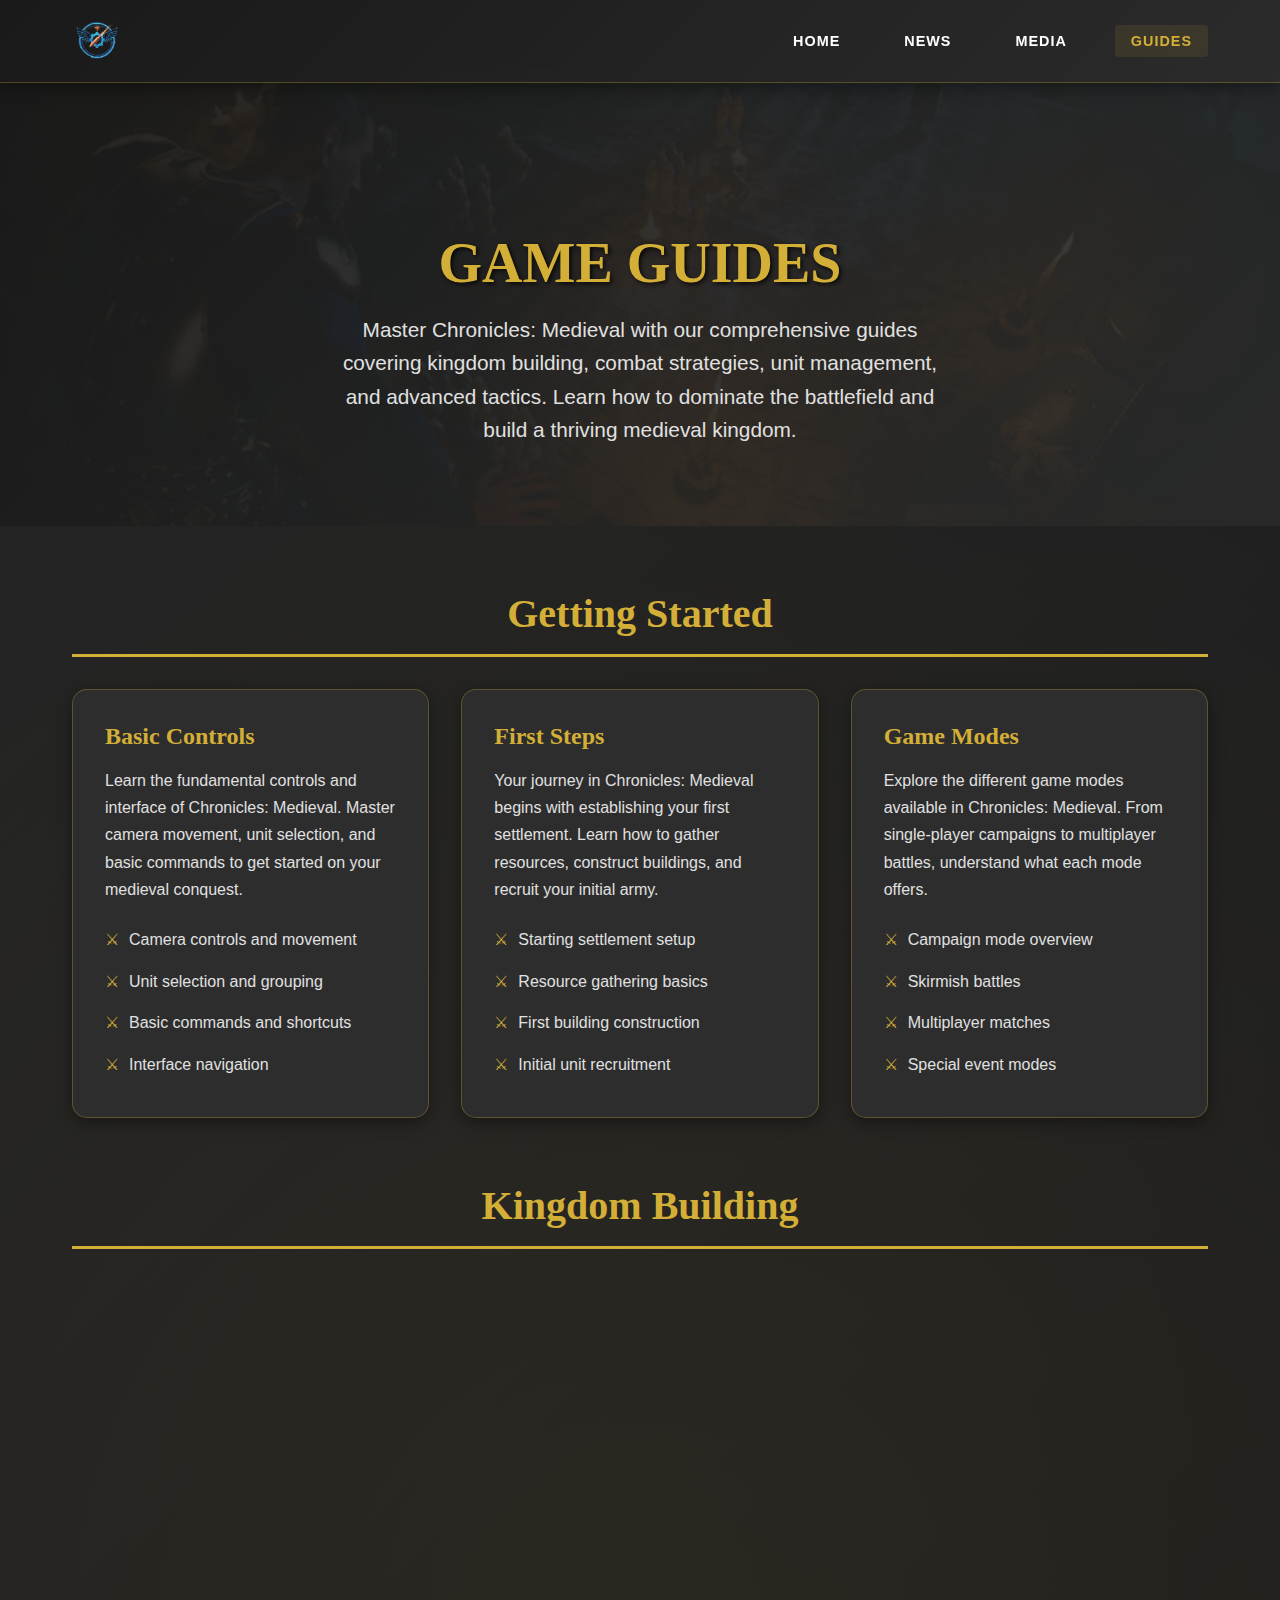
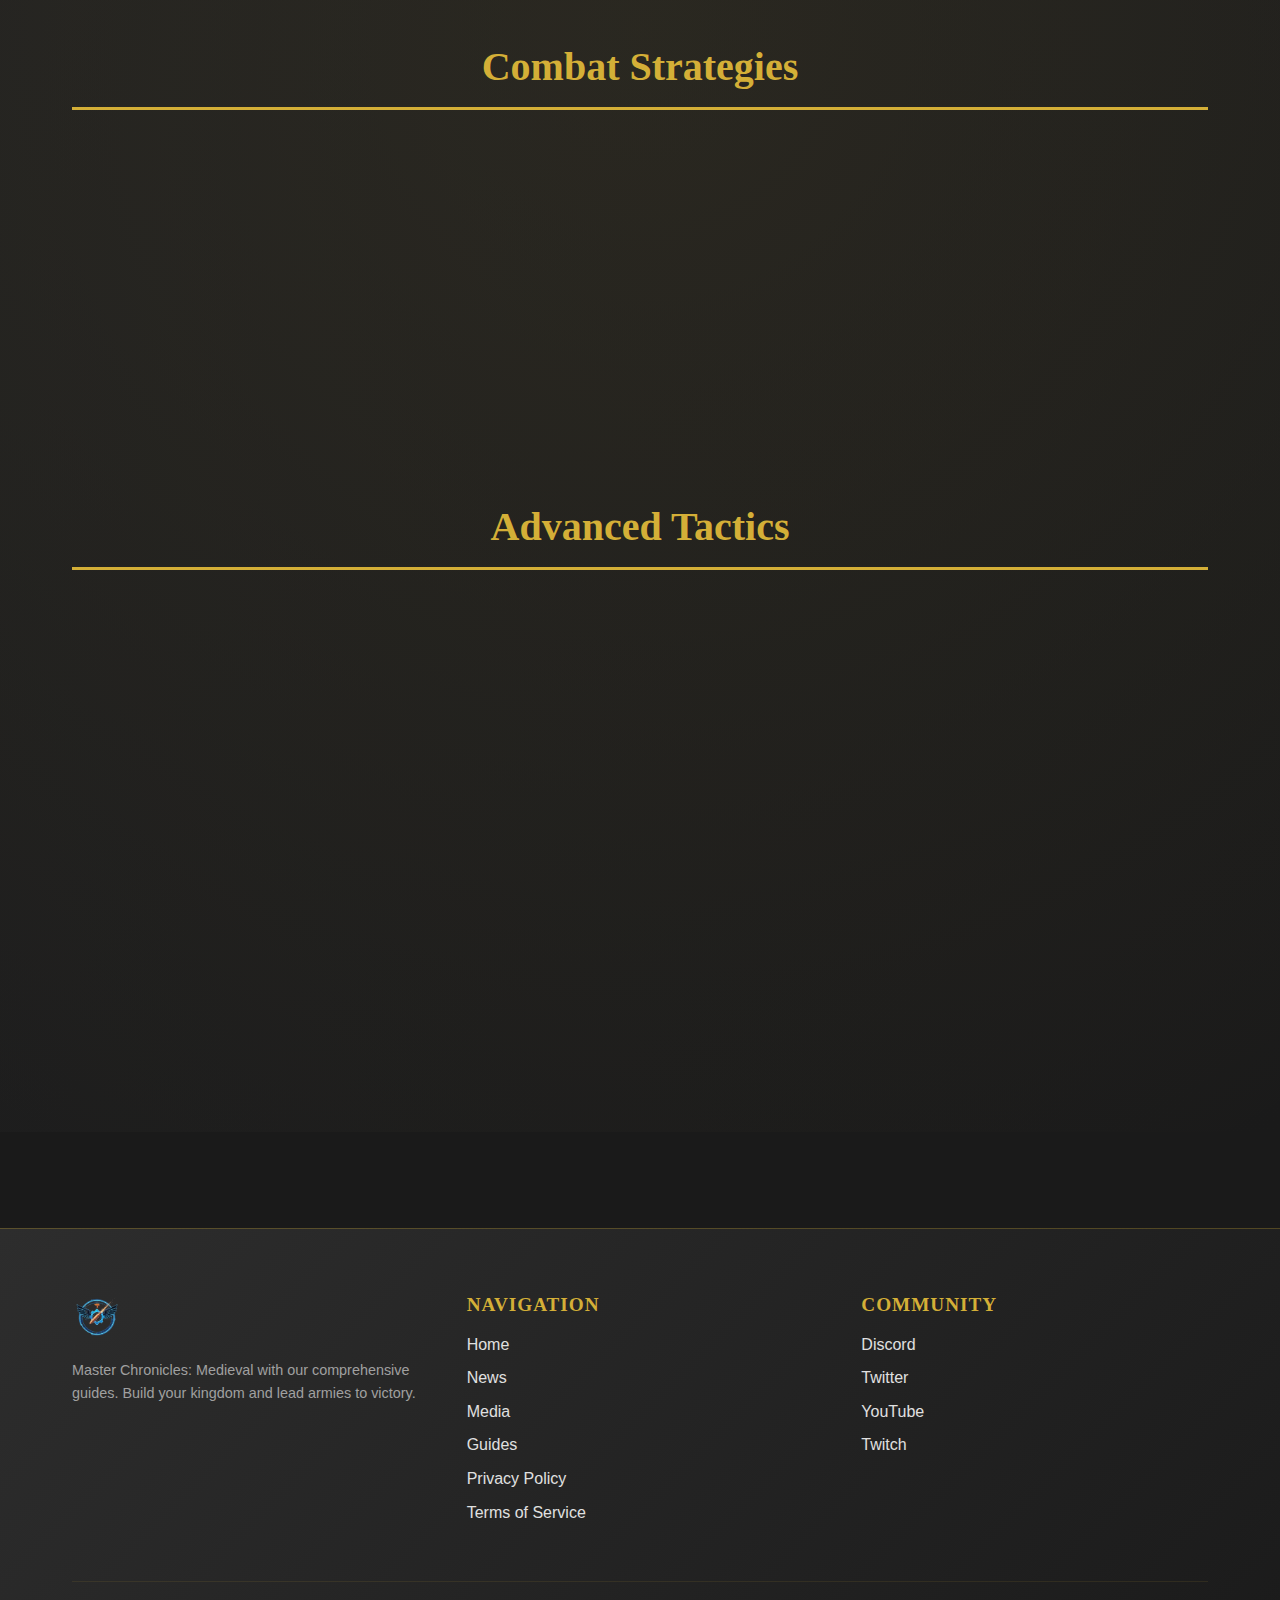
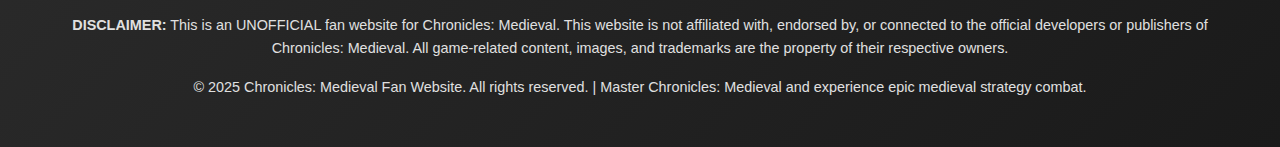
<file: guides.html>
<!DOCTYPE html>
<html lang="en">
<head>
    <meta charset="UTF-8">
    <meta name="viewport" content="width=device-width, initial-scale=1.0">
    <title>Chronicles: Medieval Guides - Strategy Tips & Gameplay Guide</title>
    <meta name="description" content="Master Chronicles: Medieval with our comprehensive guides covering kingdom building, combat strategies, unit management, and advanced tactics. Learn how to dominate the battlefield in Chronicles: Medieval.">
    <meta name="keywords" content="Chronicles: Medieval guides, Chronicles Medieval strategy, Chronicles Medieval tips, medieval strategy guide, kingdom building guide, Chronicles Medieval tactics">
    
    <!-- Open Graph / Facebook -->
    <meta property="og:type" content="website">
    <meta property="og:url" content="https://chronicles-medieval.com/guides">
    <meta property="og:title" content="Chronicles: Medieval Guides - Strategy Tips & Gameplay Guide">
    <meta property="og:description" content="Master Chronicles: Medieval with our comprehensive guides covering kingdom building, combat strategies, and advanced tactics.">
    <meta property="og:image" content="https://chronicles-medieval.com/static/images/chronicles/Chronicles_KeyArt_Wallpaper Horizontal 3849x2160 - Logo.jpg">
    
    <!-- Twitter -->
    <meta name="twitter:card" content="summary_large_image">
    <meta name="twitter:title" content="Chronicles: Medieval Guides - Strategy Tips & Gameplay Guide">
    <meta name="twitter:description" content="Master Chronicles: Medieval with our comprehensive guides covering kingdom building, combat strategies, and advanced tactics.">
    <meta name="twitter:image" content="https://chronicles-medieval.com/static/images/chronicles/Chronicles_KeyArt_Wallpaper Horizontal 3849x2160 - Logo.jpg">
    
    <!-- Canonical URL -->
    <link rel="canonical" href="https://chronicles-medieval.com/guides">
    
    <!-- Favicon -->
    <link rel="icon" type="image/x-icon" href="static/favicon.ico">
    <link rel="apple-touch-icon" href="static/favicon.ico">
    
    <!-- Styles -->
    <link rel="stylesheet" href="static/base.css?v=1.0.0">
    
    <!-- Microsoft Validation -->
    <meta name="msvalidate.01" content="B362957FC36C5EDDD6079B6D78330424">
    
    <!-- IndexNow -->
    <meta name="yandex-verification" content="2f565d4d2f56efdc" />
    <meta name="IndexNow-Key" content="B362957FC36C5EDDD6079B6D78330424">
    <meta name="IndexNow-Url" content="https://chronicles-medieval.com/guides">
    
 <!-- Google tag (gtag.js) -->
<script async src="https://www.googletagmanager.com/gtag/js?id=G-W94EDWK180"></script>
<script>
  window.dataLayer = window.dataLayer || [];
  function gtag(){dataLayer.push(arguments);}
  gtag('js', new Date());

  gtag('config', 'G-W94EDWK180');
</script>
    
    <style>
        .guides-hero {
            background: linear-gradient(135deg, rgba(26, 26, 26, 0.95), rgba(45, 45, 45, 0.90)), 
                        url('static/images/chronicles/Strategy.png');
            background-size: cover;
            background-position: center;
            background-attachment: scroll;
            color: var(--text-primary);
            padding: 150px 0 80px;
            text-align: center;
            position: relative;
        }

        .guides-hero h1 {
            font-size: 3.5rem;
            margin-bottom: 1rem;
            text-shadow: 2px 2px 4px rgba(0, 0, 0, 0.8);
            font-weight: 800;
            color: var(--accent-gold);
        }

        .guides-hero p {
            font-size: 1.3rem;
            color: var(--text-secondary);
            max-width: 600px;
            margin: 0 auto;
        }

        .guides-content {
            padding: 4rem 0;
            background: linear-gradient(135deg, rgba(45, 45, 45, 0.5), rgba(26, 26, 26, 0.3)),
                        radial-gradient(circle at 50% 50%, rgba(212, 175, 55, 0.1), transparent);
        }

        .guide-section {
            margin-bottom: 4rem;
        }

        .guide-section h2 {
            color: var(--accent-gold);
            font-size: 2.5rem;
            margin-bottom: 2rem;
            text-align: center;
            border-bottom: 3px solid var(--accent-gold);
            padding-bottom: 1rem;
        }

        .guide-grid {
            display: grid;
            grid-template-columns: repeat(auto-fit, minmax(300px, 1fr));
            gap: 2rem;
            margin-top: 2rem;
        }

        .guide-card {
            background: var(--secondary-bg);
            border-radius: 15px;
            padding: 2rem;
            box-shadow: var(--shadow-md);
            border: 1px solid var(--border-color);
            transition: transform var(--transition-normal), box-shadow var(--transition-normal);
        }

        .guide-card:hover {
            transform: translateY(-5px);
            box-shadow: var(--shadow-lg);
            border-color: var(--accent-gold);
        }

        .guide-card h3 {
            color: var(--accent-gold);
            font-size: 1.5rem;
            margin-bottom: 1rem;
        }

        .guide-card p {
            color: var(--text-secondary);
            line-height: 1.7;
            margin-bottom: 1rem;
        }

        .guide-card ul {
            list-style: none;
            padding-left: 0;
        }

        .guide-card ul li {
            color: var(--text-secondary);
            padding: 0.5rem 0;
            padding-left: 1.5rem;
            position: relative;
        }

        .guide-card ul li::before {
            content: '⚔';
            position: absolute;
            left: 0;
            color: var(--accent-gold);
        }

        .guide-accordion {
            max-width: 900px;
            margin: 0 auto;
        }

        .accordion-item {
            margin-bottom: 1rem;
            border: 1px solid var(--border-color);
            border-radius: 10px;
            overflow: hidden;
            background: var(--secondary-bg);
        }

        .accordion-header {
            padding: 1.5rem;
            background: var(--gradient-primary);
            color: var(--text-primary);
            cursor: pointer;
            font-weight: 600;
            font-size: 1.1rem;
            transition: background var(--transition-normal);
            display: flex;
            justify-content: space-between;
            align-items: center;
        }

        .accordion-header:hover {
            background: rgba(212, 175, 55, 0.1);
            color: var(--accent-gold);
        }

        .accordion-header::after {
            content: '+';
            font-size: 1.5rem;
            color: var(--accent-gold);
            transition: transform var(--transition-normal);
        }

        .accordion-item.active .accordion-header::after {
            transform: rotate(45deg);
        }

        .accordion-content {
            padding: 0 1.5rem;
            max-height: 0;
            overflow: hidden;
            transition: max-height var(--transition-slow), padding var(--transition-slow);
        }

        .accordion-item.active .accordion-content {
            max-height: 2000px;
            padding: 1.5rem;
        }

        .accordion-content p {
            color: var(--text-secondary);
            line-height: 1.7;
            margin-bottom: 1rem;
        }

        .accordion-content ul {
            list-style: none;
            padding-left: 0;
        }

        .accordion-content ul li {
            color: var(--text-secondary);
            padding: 0.5rem 0;
            padding-left: 1.5rem;
            position: relative;
        }

        .accordion-content ul li::before {
            content: '•';
            position: absolute;
            left: 0;
            color: var(--accent-gold);
            font-size: 1.2rem;
        }

        @media (max-width: 768px) {
            .guides-hero h1 {
                font-size: 2.5rem;
            }

            .guides-hero p {
                font-size: 1.1rem;
            }

            .guide-grid {
                grid-template-columns: 1fr;
            }
        }
    </style>
</head>
<body>
    <header>
        <div class="container">
            <nav>
                <div class="logo">
                    <img src="static/logo.png" alt="Chronicles: Medieval Logo" loading="eager" fetchpriority="high" width="200" height="60">
                </div>
                <button class="mobile-menu-btn">
                    <span></span>
                    <span></span>
                    <span></span>
                </button>
                <ul>
                    <li><a href="/">Home</a></li>
                    <li><a href="/news">News</a></li>
                    <li><a href="/media">Media</a></li>
                    <li><a href="/guides" class="active">Guides</a></li>
                </ul>
            </nav>
        </div>
        <div class="mobile-menu">
            <button class="close-menu">&times;</button>
            <ul>
                <li><a href="/">Home</a></li>
                <li><a href="/news">News</a></li>
                <li><a href="/media">Media</a></li>
                <li><a href="/guides">Guides</a></li>
            </ul>
        </div>
    </header>

    <main>
        <script
        async="async"
        data-cfasync="false"
        src="https://pl28292069.effectivegatecpm.com/c1022436be365ec29bf863fe4bce4351/invoke.js"
        ></script>
        <div id="container-c1022436be365ec29bf863fe4bce4351"></div>
        <!-- Guides Hero -->
        <section class="guides-hero">
            <div class="container">
                <h1>GAME GUIDES</h1>
                <p>Master Chronicles: Medieval with our comprehensive guides covering kingdom building, combat strategies, unit management, and advanced tactics. Learn how to dominate the battlefield and build a thriving medieval kingdom.</p>
            </div>
        </section>

        <!-- Guides Content -->
        <section class="guides-content">
            <div class="container">
                <!-- Getting Started -->
                <div class="guide-section">
                    <h2>Getting Started</h2>
                    <div class="guide-grid">
                        <div class="guide-card">
                            <h3>Basic Controls</h3>
                            <p>Learn the fundamental controls and interface of Chronicles: Medieval. Master camera movement, unit selection, and basic commands to get started on your medieval conquest.</p>
                            <ul>
                                <li>Camera controls and movement</li>
                                <li>Unit selection and grouping</li>
                                <li>Basic commands and shortcuts</li>
                                <li>Interface navigation</li>
                            </ul>
                        </div>
                        <div class="guide-card">
                            <h3>First Steps</h3>
                            <p>Your journey in Chronicles: Medieval begins with establishing your first settlement. Learn how to gather resources, construct buildings, and recruit your initial army.</p>
                            <ul>
                                <li>Starting settlement setup</li>
                                <li>Resource gathering basics</li>
                                <li>First building construction</li>
                                <li>Initial unit recruitment</li>
                            </ul>
                        </div>
                        <div class="guide-card">
                            <h3>Game Modes</h3>
                            <p>Explore the different game modes available in Chronicles: Medieval. From single-player campaigns to multiplayer battles, understand what each mode offers.</p>
                            <ul>
                                <li>Campaign mode overview</li>
                                <li>Skirmish battles</li>
                                <li>Multiplayer matches</li>
                                <li>Special event modes</li>
                            </ul>
                        </div>
                    </div>
                </div>

                <!-- Kingdom Building -->
                <div class="guide-section">
                    <h2>Kingdom Building</h2>
                    <div class="guide-accordion">
                        <div class="accordion-item">
                            <div class="accordion-header">
                                <span>Resource Management</span>
                            </div>
                            <div class="accordion-content">
                                <p>Effective resource management is crucial for success in Chronicles: Medieval. Learn how to balance your economy and ensure a steady supply of materials for your kingdom.</p>
                                <ul>
                                    <li>Understanding resource types: Gold, Wood, Stone, Food</li>
                                    <li>Optimizing resource gathering rates</li>
                                    <li>Trade routes and economic buildings</li>
                                    <li>Resource storage and capacity management</li>
                                    <li>Emergency resource strategies</li>
                                </ul>
                            </div>
                        </div>
                        <div class="accordion-item">
                            <div class="accordion-header">
                                <span>Building Placement</span>
                            </div>
                            <div class="accordion-content">
                                <p>Strategic building placement can make the difference between victory and defeat. Master the art of positioning structures for maximum efficiency and defense.</p>
                                <ul>
                                    <li>Optimal building layouts</li>
                                    <li>Defensive structure placement</li>
                                    <li>Economic building optimization</li>
                                    <li>Terrain considerations</li>
                                    <li>Expansion planning strategies</li>
                                </ul>
                            </div>
                        </div>
                        <div class="accordion-item">
                            <div class="accordion-header">
                                <span>Technology Research</span>
                            </div>
                            <div class="accordion-content">
                                <p>Research technologies to unlock new units, buildings, and abilities. Plan your research path carefully to gain advantages over your opponents.</p>
                                <ul>
                                    <li>Technology tree overview</li>
                                    <li>Priority research paths</li>
                                    <li>Military vs economic research</li>
                                    <li>Technology timing strategies</li>
                                    <li>Counter-research planning</li>
                                </ul>
                            </div>
                        </div>
                    </div>
                </div>

                <!-- Combat Strategies -->
                <div class="guide-section">
                    <h2>Combat Strategies</h2>
                    <div class="guide-accordion">
                        <div class="accordion-item">
                            <div class="accordion-header">
                                <span>Unit Formations</span>
                            </div>
                            <div class="accordion-content">
                                <p>Master unit formations to maximize your army's effectiveness on the battlefield. Proper formation can turn the tide of battle in your favor.</p>
                                <ul>
                                    <li>Infantry formations: Shield walls and phalanxes</li>
                                    <li>Cavalry formations: Charges and flanking maneuvers</li>
                                    <li>Archer positioning: High ground and cover</li>
                                    <li>Mixed unit coordination</li>
                                    <li>Formation transitions during battle</li>
                                </ul>
                            </div>
                        </div>
                        <div class="accordion-item">
                            <div class="accordion-header">
                                <span>Tactical Positioning</span>
                            </div>
                            <div class="accordion-content">
                                <p>Terrain and positioning are key factors in Chronicles: Medieval battles. Learn how to use the battlefield to your advantage.</p>
                                <ul>
                                    <li>High ground advantages</li>
                                    <li>Chokepoint utilization</li>
                                    <li>Flanking opportunities</li>
                                    <li>Retreat and regrouping</li>
                                    <li>Ambush tactics</li>
                                </ul>
                            </div>
                        </div>
                        <div class="accordion-item">
                            <div class="accordion-header">
                                <span>Unit Counters</span>
                            </div>
                            <div class="accordion-content">
                                <p>Understanding unit strengths and weaknesses is essential for victory. Learn which units counter others and how to build balanced armies.</p>
                                <ul>
                                    <li>Infantry vs Cavalry matchups</li>
                                    <li>Archer effectiveness against different units</li>
                                    <li>Siege weapon usage</li>
                                    <li>Elite unit strategies</li>
                                    <li>Counter-building strategies</li>
                                </ul>
                            </div>
                        </div>
                    </div>
                </div>

                <!-- Advanced Tactics -->
                <div class="guide-section">
                    <h2>Advanced Tactics</h2>
                    <div class="guide-grid">
                        <div class="guide-card">
                            <h3>Early Game Rush</h3>
                            <p>Aggressive early game strategies can catch opponents off guard. Learn how to execute effective rushes while maintaining economic stability.</p>
                            <ul>
                                <li>Fast military production</li>
                                <li>Early aggression timing</li>
                                <li>Economic balance during rush</li>
                                <li>Defending against rushes</li>
                            </ul>
                        </div>
                        <div class="guide-card">
                            <h3>Economic Boom</h3>
                            <p>Focus on economy to outpace opponents in the late game. Build a strong foundation for massive armies and advanced technologies.</p>
                            <ul>
                                <li>Rapid expansion strategies</li>
                                <li>Economic building priorities</li>
                                <li>Resource stockpiling</li>
                                <li>Transitioning to military</li>
                            </ul>
                        </div>
                        <div class="guide-card">
                            <h3>Defensive Play</h3>
                            <p>Master defensive strategies to withstand enemy attacks and counter-attack effectively. Fortifications and positioning are key.</p>
                            <ul>
                                <li>Defensive structure placement</li>
                                <li>Wall and gate strategies</li>
                                <li>Defensive unit compositions</li>
                                <li>Counter-attack timing</li>
                            </ul>
                        </div>
                    </div>
                </div>
            </div>
        </section>
    </main>

    <footer>
        <div class="container">
            <div class="footer-content">
                <div class="footer-logo">
                    <div class="logo">
                        <img src="static/logo.png" alt="Chronicles: Medieval Logo" loading="lazy" width="200" height="60">
                    </div>
                    <p>Master Chronicles: Medieval with our comprehensive guides. Build your kingdom and lead armies to victory.</p>
                </div>
                <div class="footer-links">
                    <h3>Navigation</h3>
                    <ul>
                        <li><a href="/">Home</a></li>
                        <li><a href="/news">News</a></li>
                        <li><a href="/media">Media</a></li>
                        <li><a href="/guides">Guides</a></li>
                        <li><a href="/privacy-policy">Privacy Policy</a></li>
                        <li><a href="/terms-of-service">Terms of Service</a></li>
                    </ul>
                </div>
                <div class="footer-links">
                    <h3>Community</h3>
                    <ul>
                        <li><a href="https://discord.gg/chroniclesmedieval" target="_blank" rel="noopener">Discord</a></li>
                        <li><a href="https://twitter.com/chroniclesmedieval" target="_blank" rel="noopener">Twitter</a></li>
                        <li><a href="https://www.youtube.com/chroniclesmedieval" target="_blank" rel="noopener">YouTube</a></li>
                        <li><a href="https://www.twitch.tv/chroniclesmedieval" target="_blank" rel="noopener">Twitch</a></li>
                    </ul>
                </div>
            </div>
            <div class="footer-bottom">
                <p><strong>DISCLAIMER:</strong> This is an UNOFFICIAL fan website for Chronicles: Medieval. This website is not affiliated with, endorsed by, or connected to the official developers or publishers of Chronicles: Medieval. All game-related content, images, and trademarks are the property of their respective owners.</p>
                <p style="margin-top: 1rem;">© 2025 Chronicles: Medieval Fan Website. All rights reserved. | Master Chronicles: Medieval and experience epic medieval strategy combat.</p>
            </div>
        </div>
    </footer>

    <script src="static/base.js"></script>
    <script>
        // Accordion functionality
        document.querySelectorAll('.accordion-header').forEach(header => {
            header.addEventListener('click', () => {
                const item = header.parentElement;
                const isActive = item.classList.contains('active');
                
                // Close all accordion items
                document.querySelectorAll('.accordion-item').forEach(accordionItem => {
                    accordionItem.classList.remove('active');
                });
                
                // Open clicked item if it wasn't active
                if (!isActive) {
                    item.classList.add('active');
                }
            });
        });

        // Add scroll effect to header
        window.addEventListener('scroll', () => {
            const header = document.querySelector('header');
            if (window.scrollY > 100) {
                header.style.background = 'rgba(26, 26, 26, 0.98)';
            } else {
                header.style.background = 'rgba(26, 26, 26, 0.95)';
            }
        });

        // Animation on scroll
        const observerOptions = {
            threshold: 0.1,
            rootMargin: '0px 0px -50px 0px'
        };

        const observer = new IntersectionObserver((entries) => {
            entries.forEach(entry => {
                if (entry.isIntersecting) {
                    entry.target.style.opacity = '1';
                    entry.target.style.transform = 'translateY(0)';
                }
            });
        }, observerOptions);

        // Observe elements for animation
        document.querySelectorAll('.guide-card, .accordion-item').forEach(el => {
            el.style.opacity = '0';
            el.style.transform = 'translateY(20px)';
            el.style.transition = 'opacity 0.6s ease, transform 0.6s ease';
            observer.observe(el);
        });
    </script>
</body>
</html>
</file>
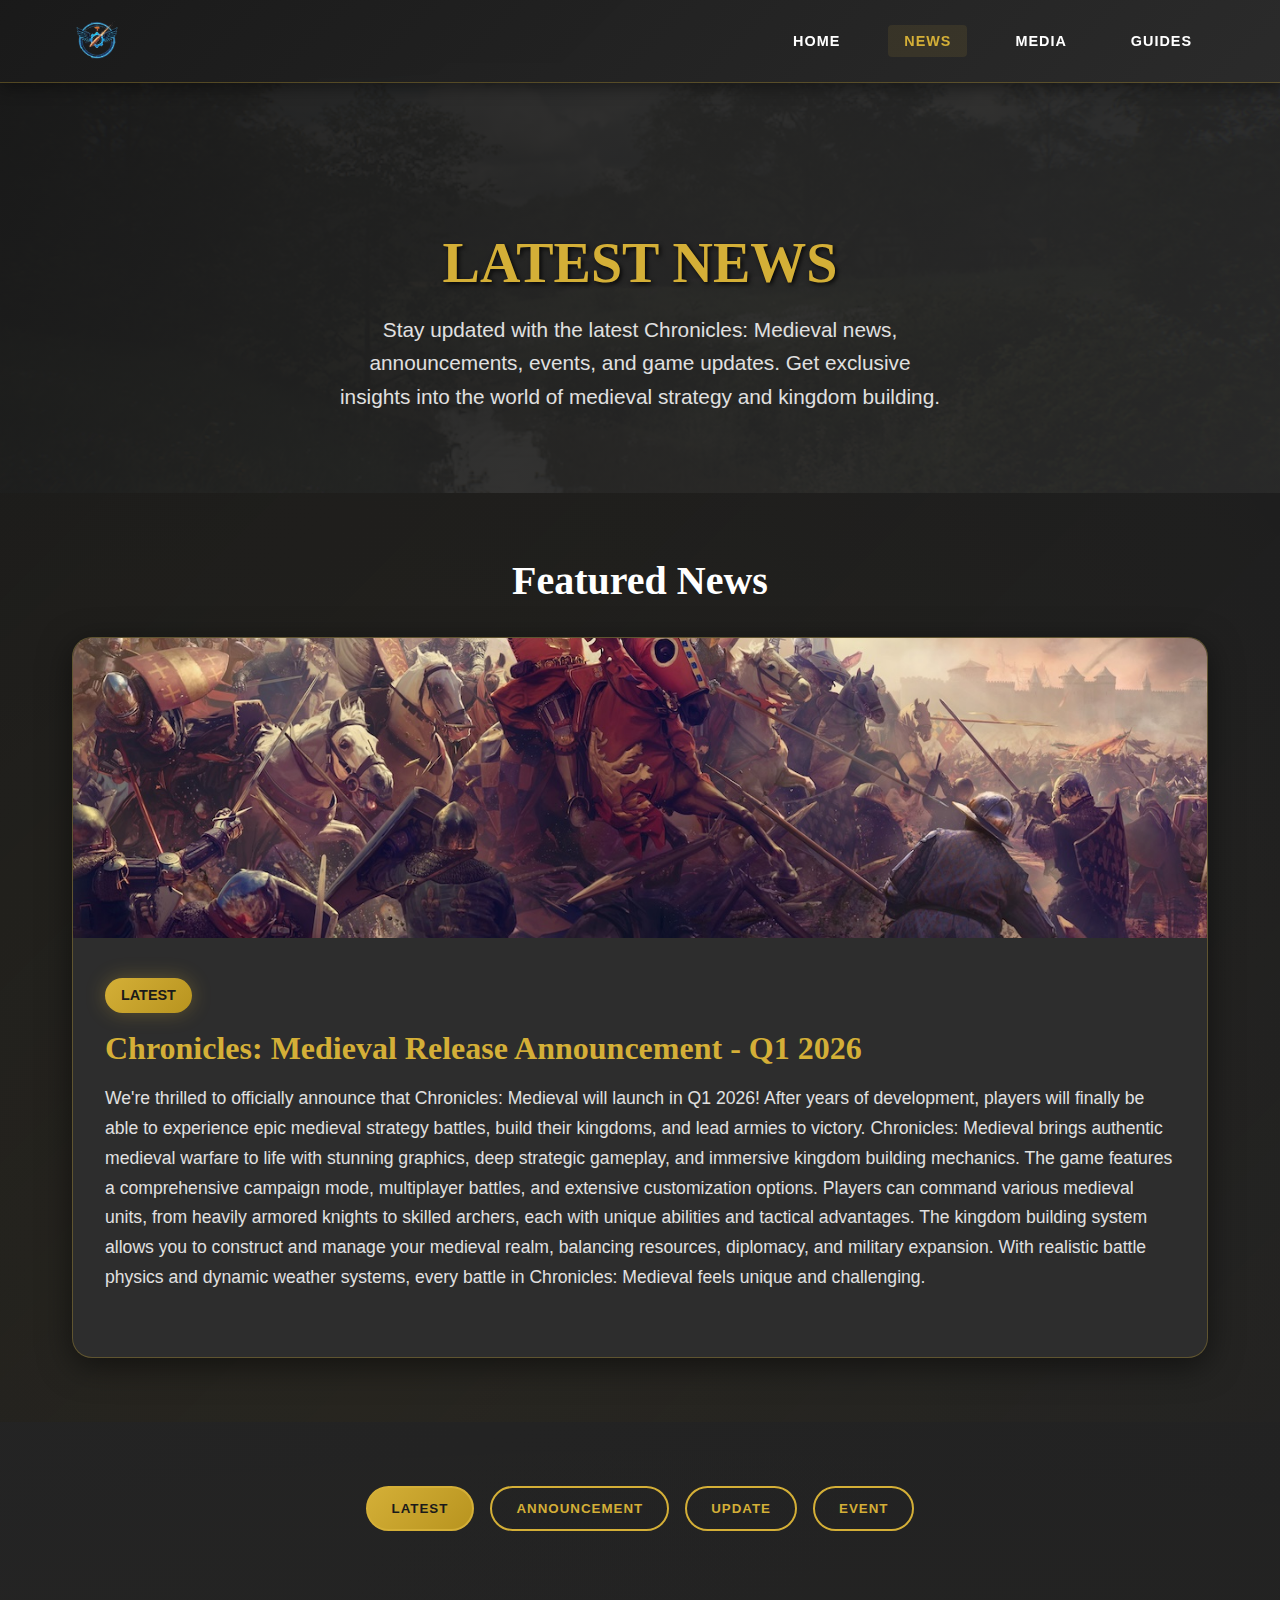
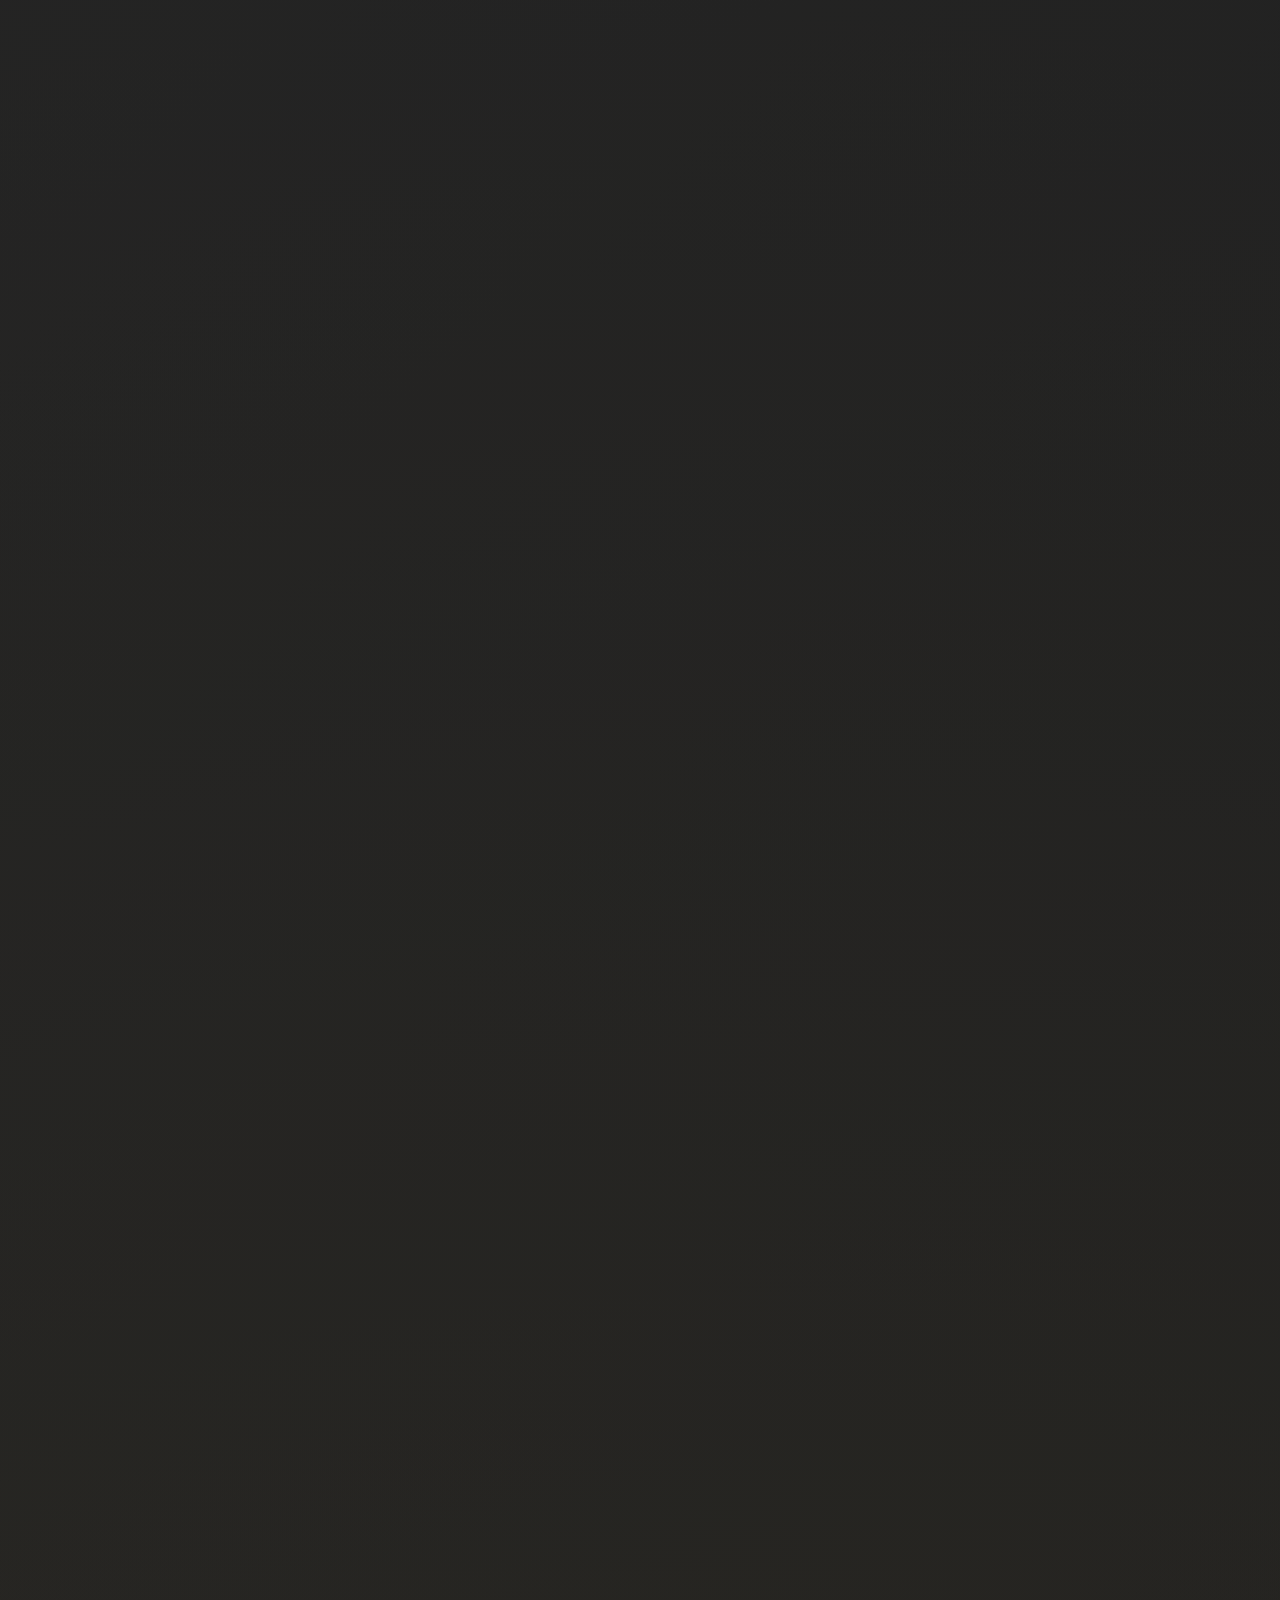
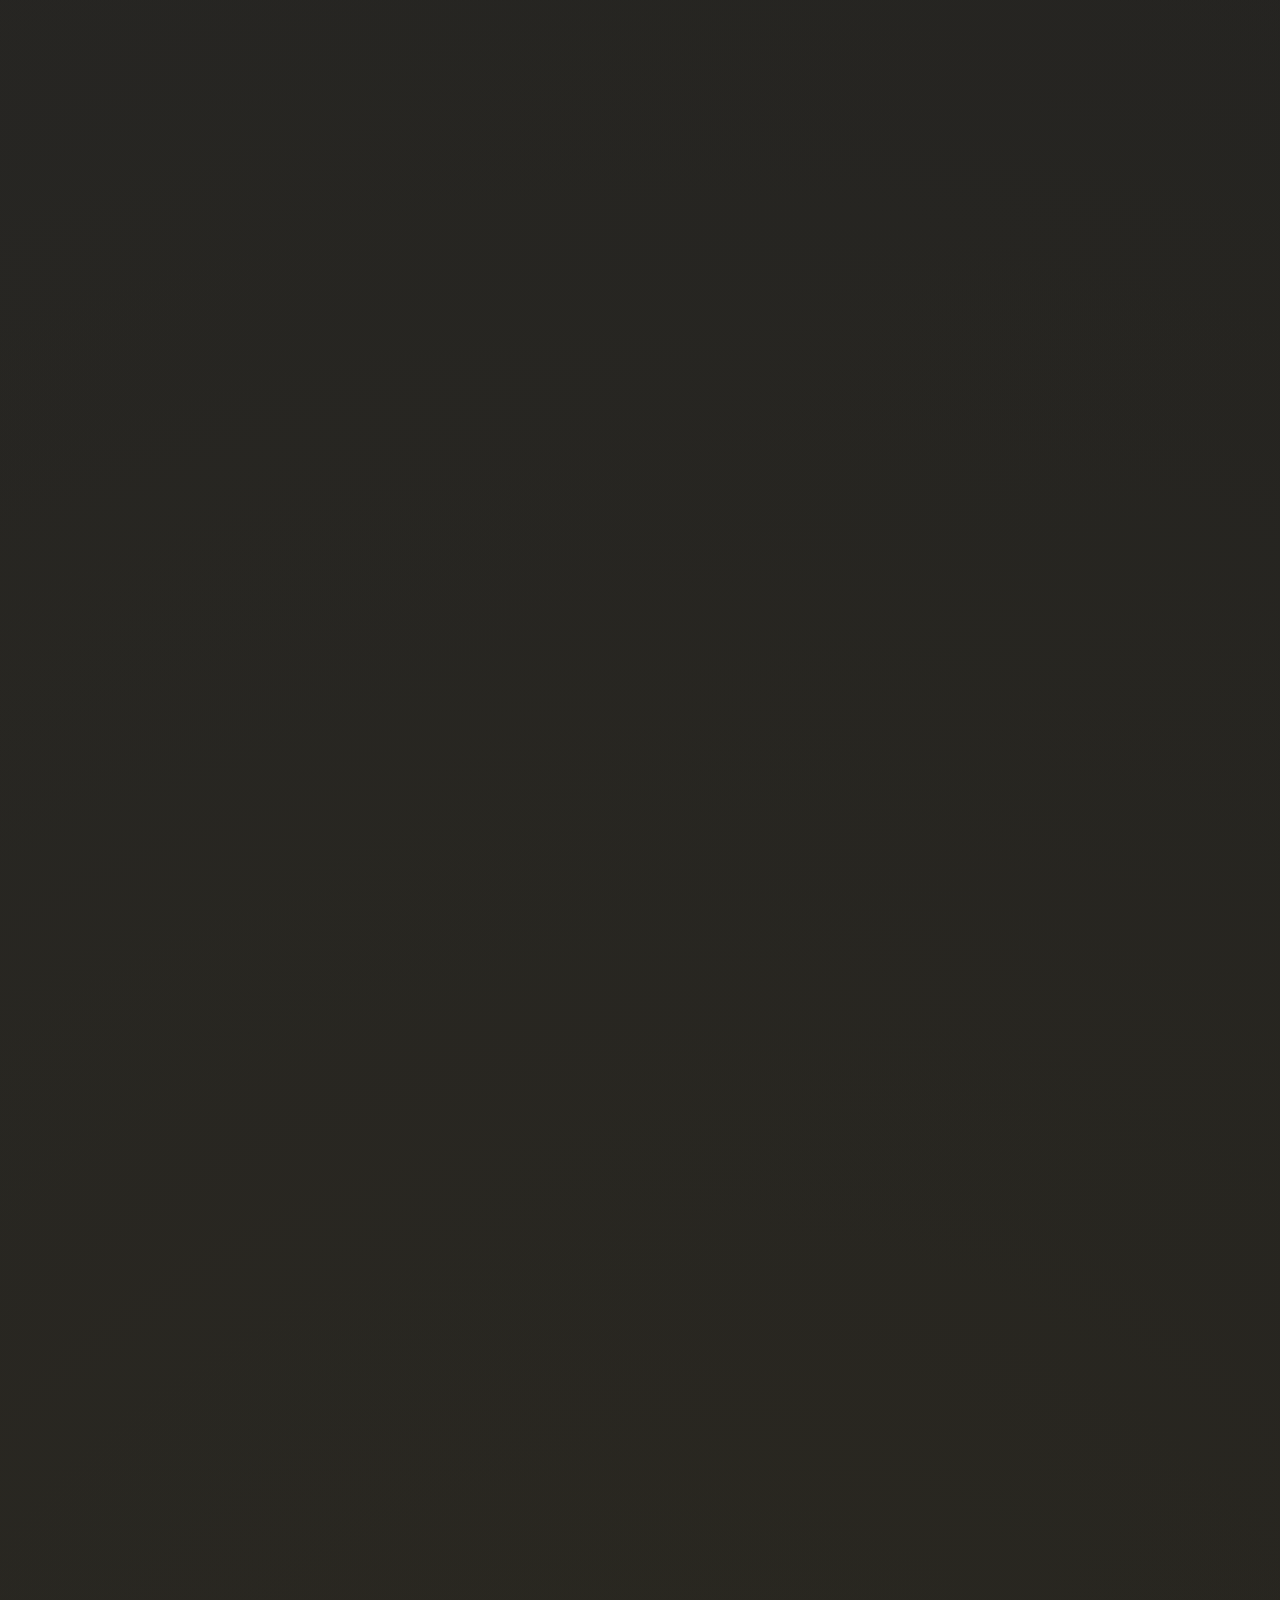
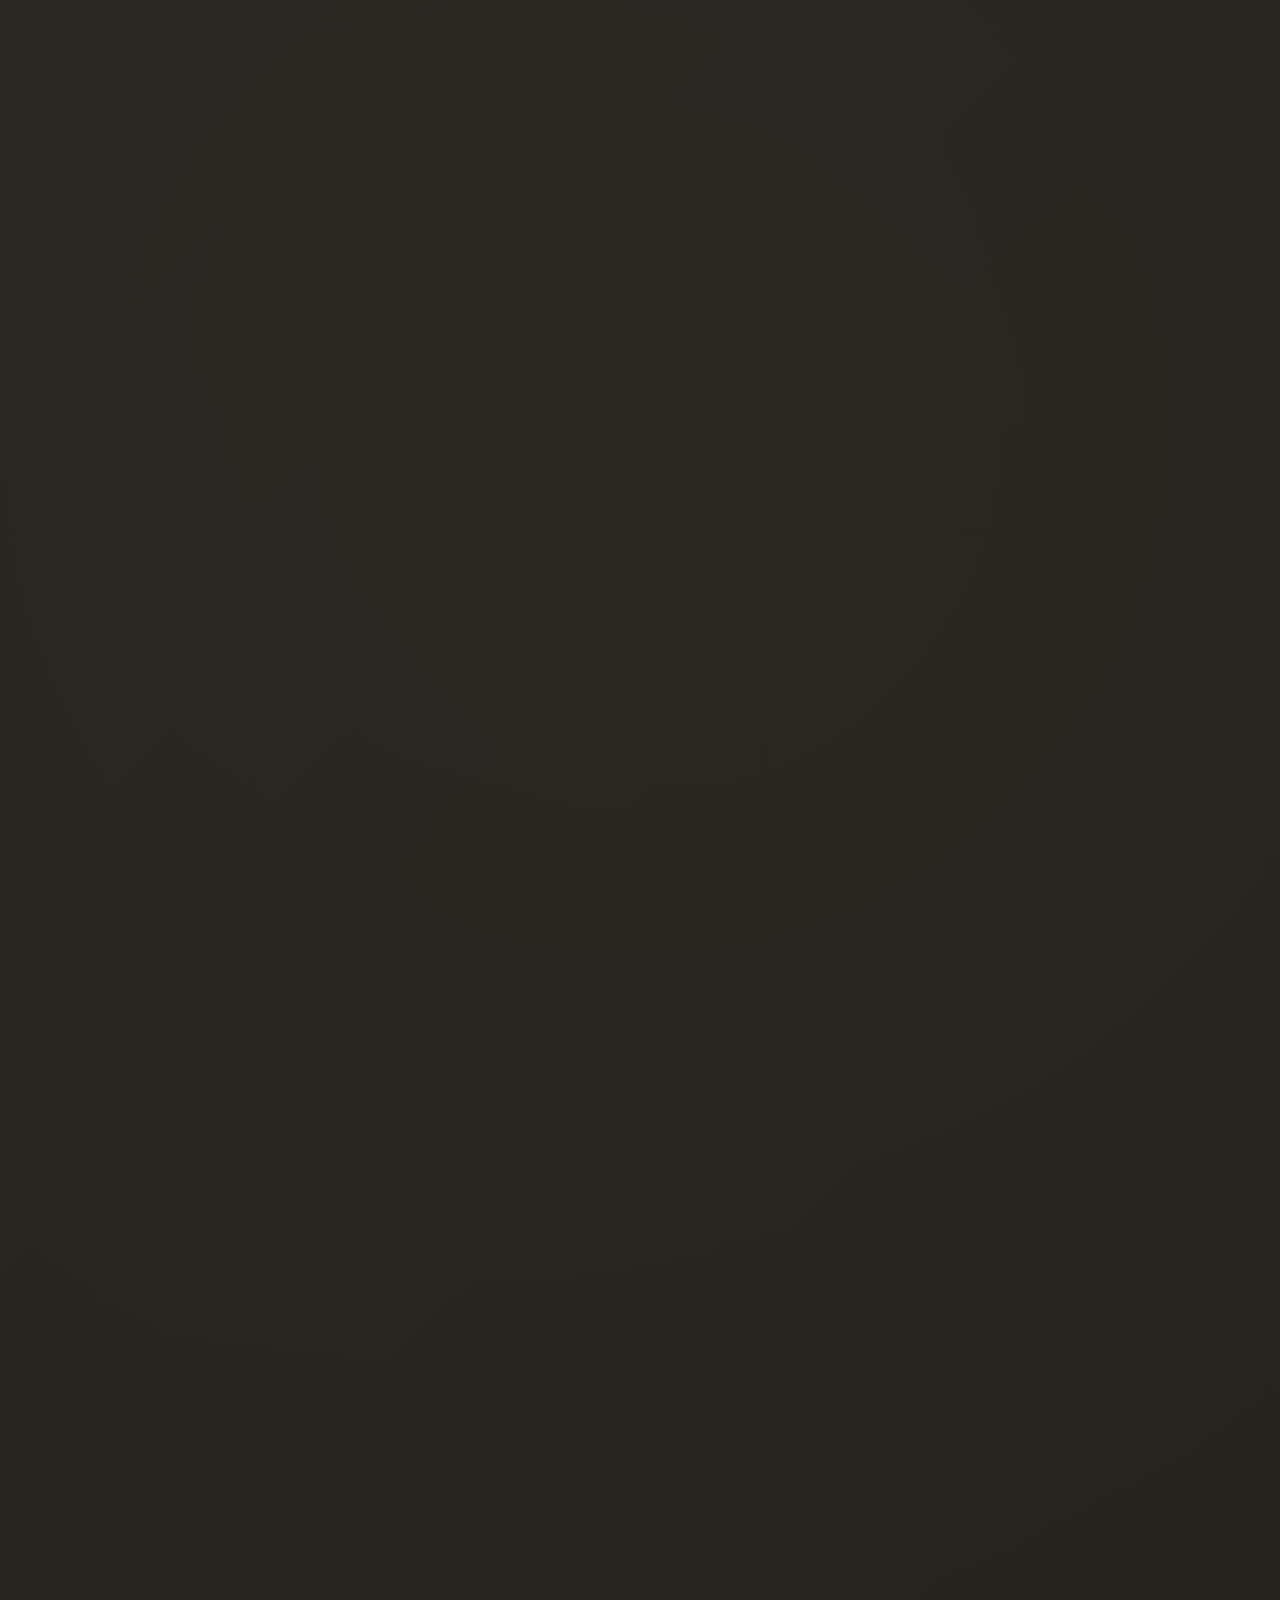
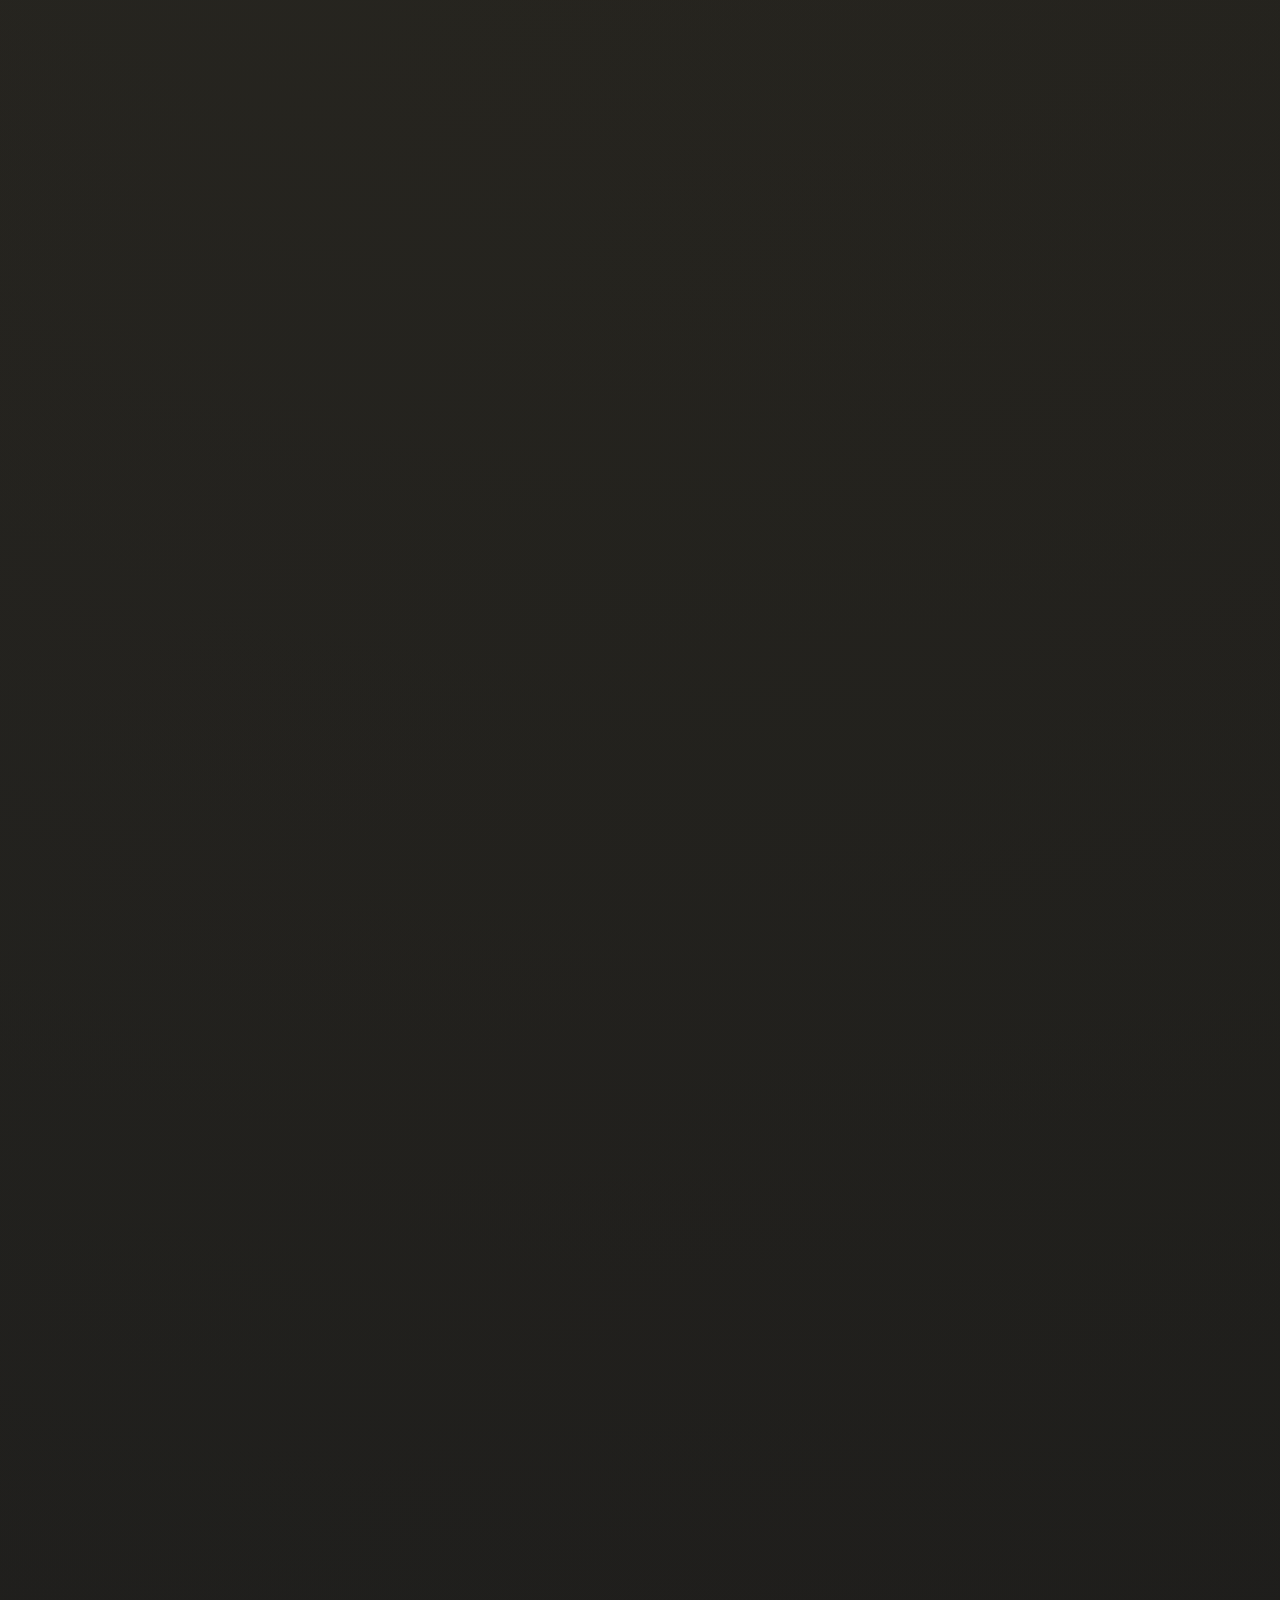
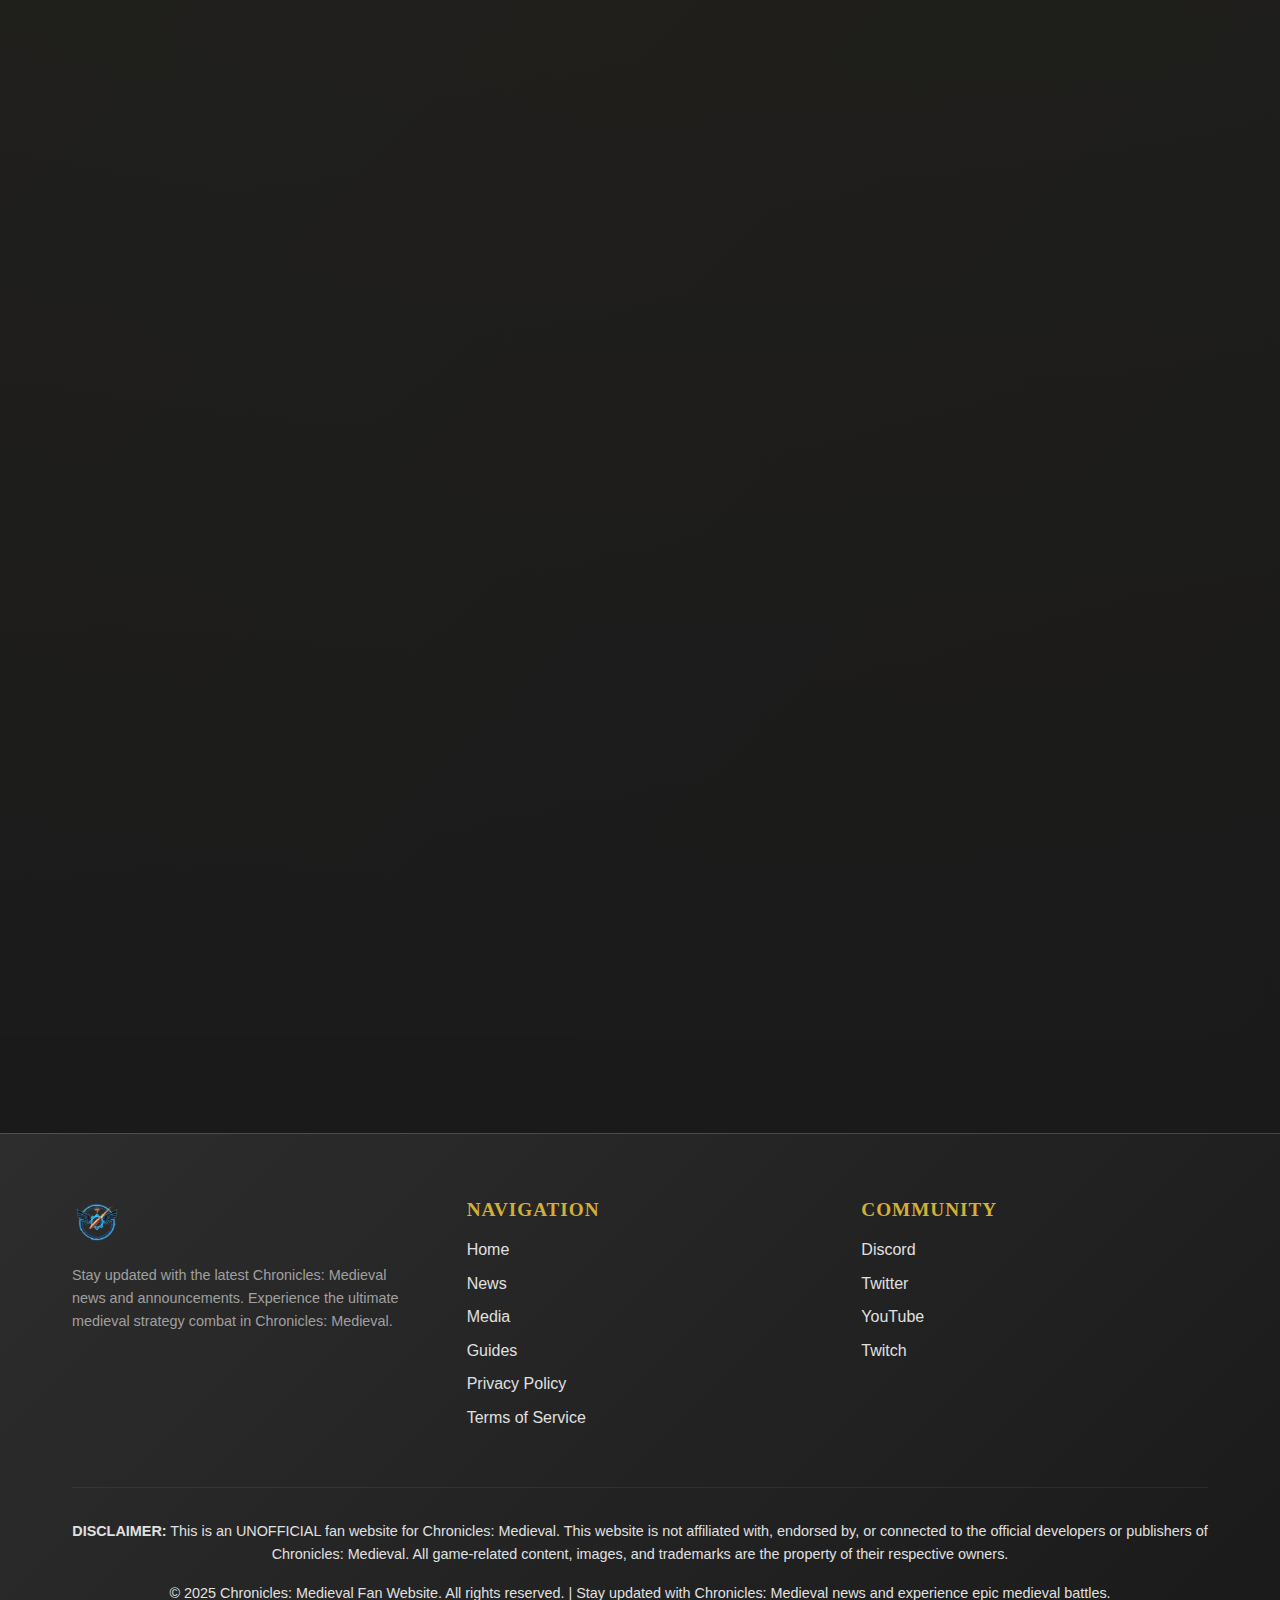
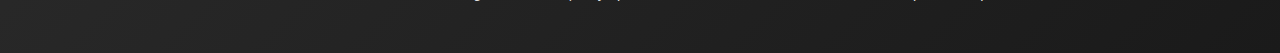
<file: news.html>
<!DOCTYPE html>
<html lang="en">
<head>
    <meta charset="UTF-8">
    <meta name="viewport" content="width=device-width, initial-scale=1.0">
    <title>Chronicles: Medieval News - Latest Updates & Announcements</title>
    <meta name="description" content="Stay updated with the latest Chronicles: Medieval news, announcements, events, and updates. Get the newest information about medieval strategy battles, game updates, and community events in Chronicles: Medieval.">
    <meta name="keywords" content="Chronicles: Medieval news, Chronicles Medieval updates, Chronicles Medieval announcements, Chronicles Medieval events, medieval strategy game news, Chronicles Medieval latest info">
    
    <!-- Open Graph / Facebook -->
    <meta property="og:type" content="website">
    <meta property="og:url" content="https://chronicles-medieval.com/news">
    <meta property="og:title" content="Chronicles: Medieval News - Latest Updates & Announcements">
    <meta property="og:description" content="Stay updated with the latest Chronicles: Medieval news, announcements, events, and updates.">
    <meta property="og:image" content="https://chronicles-medieval.com/static/images/chronicles/Chronicles_KeyArt_Wallpaper Horizontal 3849x2160 - Logo.jpg">
    
    <!-- Twitter -->
    <meta name="twitter:card" content="summary_large_image">
    <meta name="twitter:title" content="Chronicles: Medieval News - Latest Updates & Announcements">
    <meta name="twitter:description" content="Stay updated with the latest Chronicles: Medieval news, announcements, events, and updates.">
    <meta name="twitter:image" content="https://chronicles-medieval.com/static/images/chronicles/Chronicles_KeyArt_Wallpaper Horizontal 3849x2160 - Logo.jpg">
    
    <!-- Canonical URL -->
    <link rel="canonical" href="https://chronicles-medieval.com/news">
    
    <!-- Favicon -->
    <link rel="icon" type="image/x-icon" href="static/favicon.ico">
    <link rel="apple-touch-icon" href="static/favicon.ico">
    
    <!-- Styles -->
    <link rel="stylesheet" href="static/base.css?v=1.0.0">
    
    <!-- Microsoft Validation -->
    <meta name="msvalidate.01" content="B362957FC36C5EDDD6079B6D78330424">
    
    <!-- IndexNow -->
    <meta name="yandex-verification" content="2f565d4d2f56efdc" />
    <meta name="IndexNow-Key" content="B362957FC36C5EDDD6079B6D78330424">
    <meta name="IndexNow-Url" content="https://chronicles-medieval.com/news">
    
 <!-- Google tag (gtag.js) -->
<script async src="https://www.googletagmanager.com/gtag/js?id=G-W94EDWK180"></script>
<script>
  window.dataLayer = window.dataLayer || [];
  function gtag(){dataLayer.push(arguments);}
  gtag('js', new Date());

  gtag('config', 'G-W94EDWK180');
</script>
    
    <style>
        .news-hero {
            background: linear-gradient(135deg, rgba(26, 26, 26, 0.95), rgba(45, 45, 45, 0.90)), 
                        url('static/images/chronicles/Battlefield_Landscape.png');
            background-size: cover;
            background-position: center;
            color: var(--text-primary);
            padding: 150px 0 80px;
            text-align: center;
            position: relative;
        }

        .news-hero h1 {
            font-size: 3.5rem;
            margin-bottom: 1rem;
            text-shadow: 2px 2px 4px rgba(0, 0, 0, 0.8);
            font-weight: 800;
            color: var(--accent-gold);
        }

        .news-hero p {
            font-size: 1.3rem;
            color: var(--text-secondary);
            max-width: 600px;
            margin: 0 auto;
        }

        .news-content {
            padding: 4rem 0;
            background: linear-gradient(135deg, rgba(45, 45, 45, 0.5), rgba(26, 26, 26, 0.3)),
                        radial-gradient(circle at 50% 50%, rgba(212, 175, 55, 0.1), transparent);
        }

        .news-tabs {
            display: flex;
            justify-content: center;
            margin-bottom: 3rem;
            flex-wrap: wrap;
            gap: 1rem;
        }

        .news-tab {
            background: transparent;
            border: 2px solid var(--accent-gold);
            color: var(--accent-gold);
            padding: 0.8rem 1.5rem;
            border-radius: 25px;
            cursor: pointer;
            transition: all var(--transition-normal);
            font-weight: 600;
            text-transform: uppercase;
            letter-spacing: 1px;
        }

        .news-tab.active,
        .news-tab:hover {
            background: var(--gradient-gold);
            color: var(--primary-bg);
        }

        .news-list {
            max-width: 1000px;
            margin: 0 auto;
        }

        .news-item {
            background: var(--secondary-bg);
            border-radius: 15px;
            box-shadow: var(--shadow-md);
            margin-bottom: 2rem;
            overflow: hidden;
            border: 1px solid var(--border-color);
            transition: transform var(--transition-normal), box-shadow var(--transition-normal);
        }

        .news-item:hover {
            transform: translateY(-5px);
            box-shadow: var(--shadow-lg);
            border-color: var(--accent-gold);
        }

        .news-item-header {
            padding: 2rem 2rem 1rem;
            border-bottom: 1px solid var(--border-color);
        }

        .news-category {
            display: inline-block;
            background: var(--gradient-gold);
            color: var(--primary-bg);
            padding: 0.3rem 0.8rem;
            border-radius: 15px;
            font-size: 0.8rem;
            font-weight: 700;
            text-transform: uppercase;
            letter-spacing: 1px;
            margin-bottom: 1rem;
            box-shadow: var(--shadow-gold);
        }

        .news-title {
            font-size: 1.5rem;
            color: var(--text-primary);
            margin-bottom: 0.5rem;
            font-weight: 600;
            line-height: 1.3;
        }


        .news-date {
            color: var(--text-muted);
            font-size: 0.9rem;
            opacity: 0.7;
        }

        .news-item-content {
            padding: 1rem 2rem 2rem;
        }

        .news-excerpt {
            color: var(--text-secondary);
            line-height: 1.7;
            margin-bottom: 1.5rem;
        }

        .news-image {
            width: 100%;
            height: 200px;
            object-fit: cover;
            border-radius: 10px;
            margin-bottom: 1rem;
            filter: brightness(1.05) saturate(1.1) contrast(1.05);
            transition: transform var(--transition-normal);
        }

        .news-image:hover {
            transform: scale(1.02);
        }


        .featured-news {
            background: linear-gradient(135deg, rgba(26, 26, 26, 0.6), rgba(45, 45, 45, 0.4)),
                        radial-gradient(circle at 20% 80%, rgba(212, 175, 55, 0.1), transparent);
            padding: 4rem 0;
        }

        .featured-item {
            background: var(--secondary-bg);
            border-radius: 20px;
            overflow: hidden;
            box-shadow: var(--shadow-lg);
            border: 1px solid var(--border-color);
        }

        .featured-image {
            width: 100%;
            height: 300px;
            object-fit: cover;
        }

        .featured-content {
            padding: 2rem;
        }

        .featured-category {
            background: var(--gradient-gold);
            color: var(--primary-bg);
            padding: 0.4rem 1rem;
            border-radius: 20px;
            font-size: 0.9rem;
            font-weight: 700;
            text-transform: uppercase;
            display: inline-block;
            margin-bottom: 1rem;
            box-shadow: var(--shadow-gold);
        }

        .featured-title {
            font-size: 2rem;
            color: var(--accent-gold);
            margin-bottom: 1rem;
            font-weight: 700;
            line-height: 1.2;
        }

        .featured-excerpt {
            color: var(--text-secondary);
            line-height: 1.7;
            margin-bottom: 2rem;
            font-size: 1.1rem;
        }

        @media (max-width: 768px) {
            .news-hero h1 {
                font-size: 2.5rem;
            }

            .news-hero p {
                font-size: 1.1rem;
            }

            .news-tabs {
                flex-direction: column;
                align-items: center;
            }

            .news-tab {
                width: 200px;
                text-align: center;
            }

            .news-item-header,
            .news-item-content {
                padding: 1.5rem;
            }

            .featured-title {
                font-size: 1.5rem;
            }
        }
    </style>
</head>
<body>
    <header>
        <div class="container">
            <nav>
                <div class="logo">
                    <img src="static/logo.png" alt="Chronicles: Medieval Logo">
                </div>
                <button class="mobile-menu-btn">
                    <span></span>
                    <span></span>
                    <span></span>
                </button>
                <ul>
                    <li><a href="/">Home</a></li>
                    <li><a href="/news" class="active">News</a></li>
                    <li><a href="/media">Media</a></li>
                    <li><a href="/guides">Guides</a></li>
                </ul>
            </nav>
        </div>
        <div class="mobile-menu">
            <button class="close-menu">&times;</button>
            <ul>
                <li><a href="/">Home</a></li>
                <li><a href="/news">News</a></li>
                <li><a href="/media">Media</a></li>
                <li><a href="/guides">Guides</a></li>
            </ul>
        </div>
    </header>

    <main>
        <script
        async="async"
        data-cfasync="false"
        src="https://pl28292069.effectivegatecpm.com/c1022436be365ec29bf863fe4bce4351/invoke.js"
        ></script>
        <div id="container-c1022436be365ec29bf863fe4bce4351"></div>
        <!-- News Hero -->
        <section class="news-hero">
            <div class="container">
                <h1>LATEST NEWS</h1>
                <p>Stay updated with the latest Chronicles: Medieval news, announcements, events, and game updates. Get exclusive insights into the world of medieval strategy and kingdom building.</p>
            </div>
        </section>

        <!-- Featured News -->
        <section class="featured-news">
            <div class="container">
                <h2 class="text-center mb-4">Featured News</h2>
                <div class="featured-item">
                    <img src="static/images/chronicles/Chronicles_KeyArt_Wallpaper Horizontal 3849x2160 - Logo.jpg" alt="Chronicles: Medieval Release Announcement" class="featured-image">
                    <div class="featured-content">
                        <span class="featured-category">Latest</span>
                        <h3 class="featured-title">Chronicles: Medieval Release Announcement - Q1 2026</h3>
                        <p class="featured-excerpt">We're thrilled to officially announce that Chronicles: Medieval will launch in Q1 2026! After years of development, players will finally be able to experience epic medieval strategy battles, build their kingdoms, and lead armies to victory. Chronicles: Medieval brings authentic medieval warfare to life with stunning graphics, deep strategic gameplay, and immersive kingdom building mechanics. The game features a comprehensive campaign mode, multiplayer battles, and extensive customization options. Players can command various medieval units, from heavily armored knights to skilled archers, each with unique abilities and tactical advantages. The kingdom building system allows you to construct and manage your medieval realm, balancing resources, diplomacy, and military expansion. With realistic battle physics and dynamic weather systems, every battle in Chronicles: Medieval feels unique and challenging.</p>
                    </div>
                </div>
            </div>
        </section>

        <!-- News Content -->
        <section class="news-content">
            <div class="container">
                <!-- News Tabs -->
                <div class="news-tabs">
                    <button class="news-tab active" data-category="latest">Latest</button>
                    <button class="news-tab" data-category="announcement">Announcement</button>
                    <button class="news-tab" data-category="update">Update</button>
                    <button class="news-tab" data-category="event">Event</button>
                </div>

                <!-- News List -->
                <div class="news-list">
                    <!-- Latest News Items -->
                    <div class="news-item" data-category="latest">
                        <div class="news-item-header">
                            <span class="news-category">Latest</span>
                            <h3 class="news-title">Chronicles: Medieval Release Announcement - Q1 2026</h3>
                            <p class="news-date">2025-12-15</p>
                        </div>
                        <div class="news-item-content">
                            <img src="static/images/chronicles/68baaa7cecb85b1ea8097ddd_AnnouncementTrailerDeepDive_headerimage.jpg" alt="Chronicles: Medieval Announcement Trailer Deep Dive" class="news-image">
                            <p class="news-excerpt">We're thrilled to officially announce that Chronicles: Medieval will launch in Q1 2026! After years of development, players will finally be able to experience epic medieval strategy battles, build their kingdoms, and lead armies to victory in Chronicles: Medieval. The game features an extensive single-player campaign that takes you through the rise of your medieval kingdom, from a small settlement to a powerful empire. Multiplayer modes include ranked battles, custom matches, and large-scale siege warfare. The announcement trailer showcases the game's stunning visuals, featuring detailed character models, dynamic lighting, and realistic battle animations. Pre-orders will include exclusive content such as special commander skins, unique banners, and early access to beta testing phases. Chronicles: Medieval represents the culmination of years of research into medieval warfare, ensuring historical accuracy while maintaining engaging gameplay.</p>
                        </div>
                    </div>

                    <div class="news-item" data-category="announcement">
                        <div class="news-item-header">
                            <span class="news-category">Announcement</span>
                            <h3 class="news-title">Pre-Orders Now Available for Chronicles: Medieval</h3>
                            <p class="news-date">2025-12-10</p>
                        </div>
                        <div class="news-item-content">
                            <img src="static/images/chronicles/Battle.png" alt="Chronicles: Medieval Pre-Orders" class="news-image">
                            <p class="news-excerpt">Pre-orders for Chronicles: Medieval are now live! Secure your copy of the game and receive exclusive bonuses including special unit skins, early access to beta testing, and unique kingdom customization options. Chronicles: Medieval pre-orders come with exciting rewards for early supporters. The pre-order package includes the "Founder's Edition" which features exclusive golden armor sets for your commanders, special decorative banners for your kingdom, and priority access to all future DLC content. Early adopters will also receive a digital artbook showcasing the game's development process, a soundtrack featuring epic medieval compositions, and access to exclusive community events. Pre-order bonuses are available across all platforms including PC (Steam), PlayStation, and Xbox. The pre-order period will run until the official launch date, giving players plenty of time to secure their copy and bonuses.</p>
                        </div>
                    </div>

                    <div class="news-item" data-category="update">
                        <div class="news-item-header">
                            <span class="news-category">Update</span>
                            <h3 class="news-title">Combat System Deep Dive - Chronicles: Medieval</h3>
                            <p class="news-date">2025-12-05</p>
                        </div>
                        <div class="news-item-content">
                            <img src="static/images/chronicles/68b95c6cb0e0c4f62831ffc9_Alessia_blog_left.jpg" alt="Chronicles: Medieval Combat System and Character Art" class="news-image">
                            <p class="news-excerpt">Get an in-depth look at the combat system in Chronicles: Medieval. Learn about unit formations, tactical positioning, terrain advantages, and how to master medieval warfare. The combat system in Chronicles: Medieval offers authentic strategic depth. The game features a real-time tactical combat system where positioning and timing are crucial. Units can form various formations such as shield walls, pike squares, and cavalry charges, each with distinct advantages. Terrain plays a significant role - archers gain advantages from elevated positions, while cavalry excel on open fields. The morale system affects unit performance, with units becoming more effective when supported by allies or becoming demoralized when isolated. Special abilities and commander skills can turn the tide of battle, allowing for strategic depth beyond simple unit placement. Weather conditions like rain and fog also impact visibility and movement, adding another layer of tactical consideration to every engagement.</p>
                        </div>
                    </div>

                    <div class="news-item" data-category="latest">
                        <div class="news-item-header">
                            <span class="news-category">Latest</span>
                            <h3 class="news-title">Kingdom Building Guide - Chronicles: Medieval</h3>
                            <p class="news-date">2025-11-28</p>
                        </div>
                        <div class="news-item-content">
                            <img src="static/images/chronicles/MedievalCity.png" alt="Chronicles: Medieval Kingdom Building" class="news-image">
                            <p class="news-excerpt">Master the art of kingdom building in Chronicles: Medieval. This comprehensive guide covers resource management, building placement, economic strategies, and how to create a thriving medieval kingdom. Chronicles: Medieval offers deep kingdom management mechanics. The kingdom building system allows you to construct various structures including farms for food production, mines for resource extraction, barracks for unit training, and markets for trade. Strategic placement of buildings creates synergies - placing farms near water sources increases yield, while positioning defensive structures on high ground provides tactical advantages. The economic system requires balancing multiple resources: food, wood, stone, and gold. Trade routes connect your kingdom to others, allowing for diplomatic and economic interactions. Population management is crucial, as your citizens provide both labor and military recruits. Research trees unlock new technologies and building upgrades, allowing you to customize your kingdom's development path. The system rewards both careful planning and adaptive strategies as you respond to changing circumstances.</p>
                        </div>
                    </div>

                    <div class="news-item" data-category="event">
                        <div class="news-item-header">
                            <span class="news-category">Event</span>
                            <h3 class="news-title">Chronicles: Medieval Community Tournament Registration Open</h3>
                            <p class="news-date">2025-11-20</p>
                        </div>
                        <div class="news-item-content">
                            <img src="static/images/chronicles/Strategy.png" alt="Chronicles: Medieval Tournament" class="news-image">
                            <p class="news-excerpt">Registration is now open for the first Chronicles: Medieval Community Tournament! Compete with other commanders for exclusive rewards and recognition in the Chronicles: Medieval competitive scene. Show your strategic prowess in Chronicles: Medieval. The tournament will feature multiple brackets including 1v1 duels, team battles, and large-scale siege competitions. Participants will compete in a series of matches with the top players advancing to the finals. Prizes include exclusive tournament-exclusive unit skins, special titles, in-game currency, and recognition in the game's hall of fame. The tournament will be streamed live on community channels, giving spectators the chance to watch high-level strategic gameplay. Registration is free and open to all players who have completed the tutorial. The tournament format includes both single-elimination and round-robin phases, ensuring fair competition for all skill levels. Winners will be crowned as the first Champions of Chronicles: Medieval.</p>
                        </div>
                    </div>

                    <div class="news-item" data-category="update">
                        <div class="news-item-header">
                            <span class="news-category">Update</span>
                            <h3 class="news-title">Unit Roster Revealed - Chronicles: Medieval</h3>
                            <p class="news-date">2025-11-15</p>
                        </div>
                        <div class="news-item-content">
                            <img src="static/images/chronicles/Battlefield_Landscape.png" alt="Chronicles: Medieval Units" class="news-image">
                            <p class="news-excerpt">Discover the diverse unit roster available in Chronicles: Medieval. From infantry and cavalry to siege weapons and archers, each unit in Chronicles: Medieval has unique strengths and tactical roles. Learn how to build the perfect army in Chronicles: Medieval. The infantry roster includes spearmen for anti-cavalry defense, swordsmen for melee combat, and halberdiers for versatile frontline units. Cavalry units range from light scouts for reconnaissance to heavily armored knights capable of devastating charges. Archers provide ranged support with longbowmen for long-range precision and crossbowmen for armor-piercing capabilities. Siege units include trebuchets for destroying fortifications, battering rams for gate assaults, and ballistae for anti-unit firepower. Each unit has specific counters and synergies - understanding these relationships is key to building effective armies. Units can be upgraded and customized with different equipment, allowing for further tactical specialization. The roster will continue to expand with post-launch content updates.</p>
                        </div>
                    </div>

                    <div class="news-item" data-category="announcement">
                        <div class="news-item-header">
                            <span class="news-category">Announcement</span>
                            <h3 class="news-title">Beta Test Sign-Up Now Available - Chronicles: Medieval</h3>
                            <p class="news-date">2025-11-10</p>
                        </div>
                        <div class="news-item-content">
                            <img src="static/images/chronicles/Chronicles_YoungRecruit_Wallpaper Horizontal 3849x2160 - Game L.jpg" alt="Chronicles: Medieval Beta Test" class="news-image">
                            <p class="news-excerpt">Sign up now for the Chronicles: Medieval closed beta test! Get early access to the game and help shape the future of Chronicles: Medieval. Beta testers will have the opportunity to provide feedback and experience Chronicles: Medieval before the official launch. The beta test will include access to the full campaign mode, multiplayer battles, and all core gameplay features. Testers will be able to provide feedback through an integrated reporting system, helping the development team identify bugs, balance issues, and areas for improvement. Beta participants will receive exclusive beta tester badges and recognition in the final game. The beta will run in multiple phases, with each phase focusing on different aspects of the game. Early beta testers will have priority access to all future testing phases. All progress made during the beta will be reset before launch, but beta testers will receive special rewards in the full game as a thank you for their participation. Registration is open to all interested players, with selection based on system compatibility and availability.</p>
                        </div>
                    </div>

                    <div class="news-item" data-category="update">
                        <div class="news-item-header">
                            <span class="news-category">Update</span>
                            <h3 class="news-title">Battlefield Maps Showcase - Chronicles: Medieval</h3>
                            <p class="news-date">2025-11-05</p>
                        </div>
                        <div class="news-item-content">
                            <img src="static/images/chronicles/Battlefield_Landscape.png" alt="Chronicles: Medieval Maps" class="news-image">
                            <p class="news-excerpt">Explore the diverse battlefields of Chronicles: Medieval. From medieval cities to open fields, each map in Chronicles: Medieval offers unique strategic opportunities. Learn about terrain advantages and tactical positioning in Chronicles: Medieval. The game features over 20 unique battlefields, each with distinct characteristics. Castle siege maps feature multiple layers of fortifications, requiring coordinated assaults and defensive strategies. Open field maps favor cavalry and ranged units, while forest maps provide cover for ambushes and stealth tactics. Mountain passes create chokepoints where smaller forces can hold off larger armies. Coastal maps include naval elements and beach landing scenarios. Each map has dynamic weather systems that affect visibility and movement. Destructible environments allow players to reshape the battlefield, creating new paths or destroying enemy cover. Map-specific objectives add variety beyond simple elimination, including capture points, resource gathering, and escort missions. The map editor will allow players to create and share custom battlefields after launch.</p>
                        </div>
                    </div>

                    <div class="news-item" data-category="event">
                        <div class="news-item-header">
                            <span class="news-category">Event</span>
                            <h3 class="news-title">Developer Stream - Chronicles: Medieval Gameplay Reveal</h3>
                            <p class="news-date">2025-10-30</p>
                        </div>
                        <div class="news-item-content">
                            <img src="static/images/chronicles/Chronicles_FinallyTheKing_Wallpaper Horizontal 3849x2160 - Game L.jpg" alt="Chronicles: Medieval Developer Stream" class="news-image">
                            <p class="news-excerpt">Join the developers for a live gameplay stream of Chronicles: Medieval! Watch exclusive gameplay footage, learn about game mechanics, and ask questions about Chronicles: Medieval. This is your chance to see Chronicles: Medieval in action. The stream will feature live gameplay demonstrations of both single-player campaign missions and multiplayer battles. Developers will walk through the kingdom building system, showing how to construct and manage your medieval realm. Viewers will get an exclusive look at the combat system in action, with detailed explanations of unit formations, tactical positioning, and special abilities. The stream will include a Q&A session where developers will answer community questions about gameplay, features, and development. Special guests including game designers and artists will share insights into the creative process behind Chronicles: Medieval. The stream will be available on multiple platforms including Twitch, YouTube, and our official website, with VODs available for those who miss the live broadcast. Viewers can participate in giveaways and win exclusive in-game items during the stream.</p>
                        </div>
                    </div>

                    <div class="news-item" data-category="announcement">
                        <div class="news-item-header">
                            <span class="news-category">Announcement</span>
                            <h3 class="news-title">Chronicles: Medieval Platform Announcement</h3>
                            <p class="news-date">2025-10-25</p>
                        </div>
                        <div class="news-item-content">
                            <img src="static/images/chronicles/Chronicles_KeyArt_Wallpaper Horizontal 3849x2160 - Logo.jpg" alt="Chronicles: Medieval Platforms" class="news-image">
                            <p class="news-excerpt">Chronicles: Medieval will be available on PC (Steam), PlayStation 4, PlayStation 5, Xbox One, and Xbox Series X/S. Chronicles: Medieval will support cross-platform play, allowing players to battle regardless of platform. Experience Chronicles: Medieval on your preferred platform. The game will feature platform-specific optimizations, with enhanced graphics and performance on next-generation consoles. PC players will have access to advanced graphics settings, mod support, and custom keybindings. Console versions will include controller-optimized UI and gameplay mechanics. Cross-platform progression allows you to access your account and progress from any device. The game will support cross-platform multiplayer, meaning friends can play together regardless of whether they're on PC, PlayStation, or Xbox. Platform-specific features include PlayStation trophies, Xbox achievements, and Steam trading cards. All platforms will receive simultaneous updates and content releases, ensuring a unified experience across all devices. Pre-orders are available on all platforms with platform-specific bonuses.</p>
                        </div>
                    </div>
                </div>
            </div>
        </section>
    </main>

    <footer>
        <div class="container">
            <div class="footer-content">
                <div class="footer-logo">
                <div class="logo">
                    <img src="static/logo.png" alt="Chronicles: Medieval Logo">
                </div>
                    <p>Stay updated with the latest Chronicles: Medieval news and announcements. Experience the ultimate medieval strategy combat in Chronicles: Medieval.</p>
                </div>
                <div class="footer-links">
                    <h3>Navigation</h3>
                    <ul>
                        <li><a href="/">Home</a></li>
                        <li><a href="/news">News</a></li>
                        <li><a href="/media">Media</a></li>
                        <li><a href="/guides">Guides</a></li>
                        <li><a href="/privacy-policy">Privacy Policy</a></li>
                        <li><a href="/terms-of-service">Terms of Service</a></li>
                    </ul>
                </div>
                <div class="footer-links">
                    <h3>Community</h3>
                    <ul>
                        <li><a href="https://discord.gg/chroniclesmedieval" target="_blank" rel="noopener">Discord</a></li>
                        <li><a href="https://twitter.com/chroniclesmedieval" target="_blank" rel="noopener">Twitter</a></li>
                        <li><a href="https://www.youtube.com/chroniclesmedieval" target="_blank" rel="noopener">YouTube</a></li>
                        <li><a href="https://www.twitch.tv/chroniclesmedieval" target="_blank" rel="noopener">Twitch</a></li>
                    </ul>
                </div>
            </div>
            <div class="footer-bottom">
                <p><strong>DISCLAIMER:</strong> This is an UNOFFICIAL fan website for Chronicles: Medieval. This website is not affiliated with, endorsed by, or connected to the official developers or publishers of Chronicles: Medieval. All game-related content, images, and trademarks are the property of their respective owners.</p>
                <p style="margin-top: 1rem;">© 2025 Chronicles: Medieval Fan Website. All rights reserved. | Stay updated with Chronicles: Medieval news and experience epic medieval battles.</p>
            </div>
        </div>
    </footer>

    <script src="static/base.js"></script>
    <script>
        // News Tab Filtering
        let activeCategory = 'latest';
        
        document.querySelectorAll('.news-tab').forEach(tab => {
            tab.addEventListener('click', () => {
                document.querySelectorAll('.news-tab').forEach(t => t.classList.remove('active'));
                tab.classList.add('active');
                
                activeCategory = tab.dataset.category;
                
                const newsItems = document.querySelectorAll('.news-item');
                newsItems.forEach(item => {
                    if (activeCategory === 'latest' || item.dataset.category === activeCategory) {
                        item.style.display = 'block';
                        item.style.animation = 'fadeIn 0.5s ease forwards';
                    } else {
                        item.style.display = 'none';
                    }
                });
            });
        });

        // Add scroll effect to header
        window.addEventListener('scroll', () => {
            const header = document.querySelector('header');
            if (window.scrollY > 100) {
                header.style.background = 'rgba(26, 26, 26, 0.98)';
            } else {
                header.style.background = 'rgba(26, 26, 26, 0.95)';
            }
        });

        // Animation on scroll
        const observerOptions = {
            threshold: 0.1,
            rootMargin: '0px 0px -50px 0px'
        };

        const observer = new IntersectionObserver((entries) => {
            entries.forEach(entry => {
                if (entry.isIntersecting) {
                    entry.target.style.opacity = '1';
                    entry.target.style.transform = 'translateY(0)';
                }
            });
        }, observerOptions);

        // Observe elements for animation
        document.querySelectorAll('.news-item, .featured-item').forEach(el => {
            el.style.opacity = '0';
            el.style.transform = 'translateY(20px)';
            el.style.transition = 'opacity 0.6s ease, transform 0.6s ease';
            observer.observe(el);
        });
    </script>
</body>
</html>
</file>
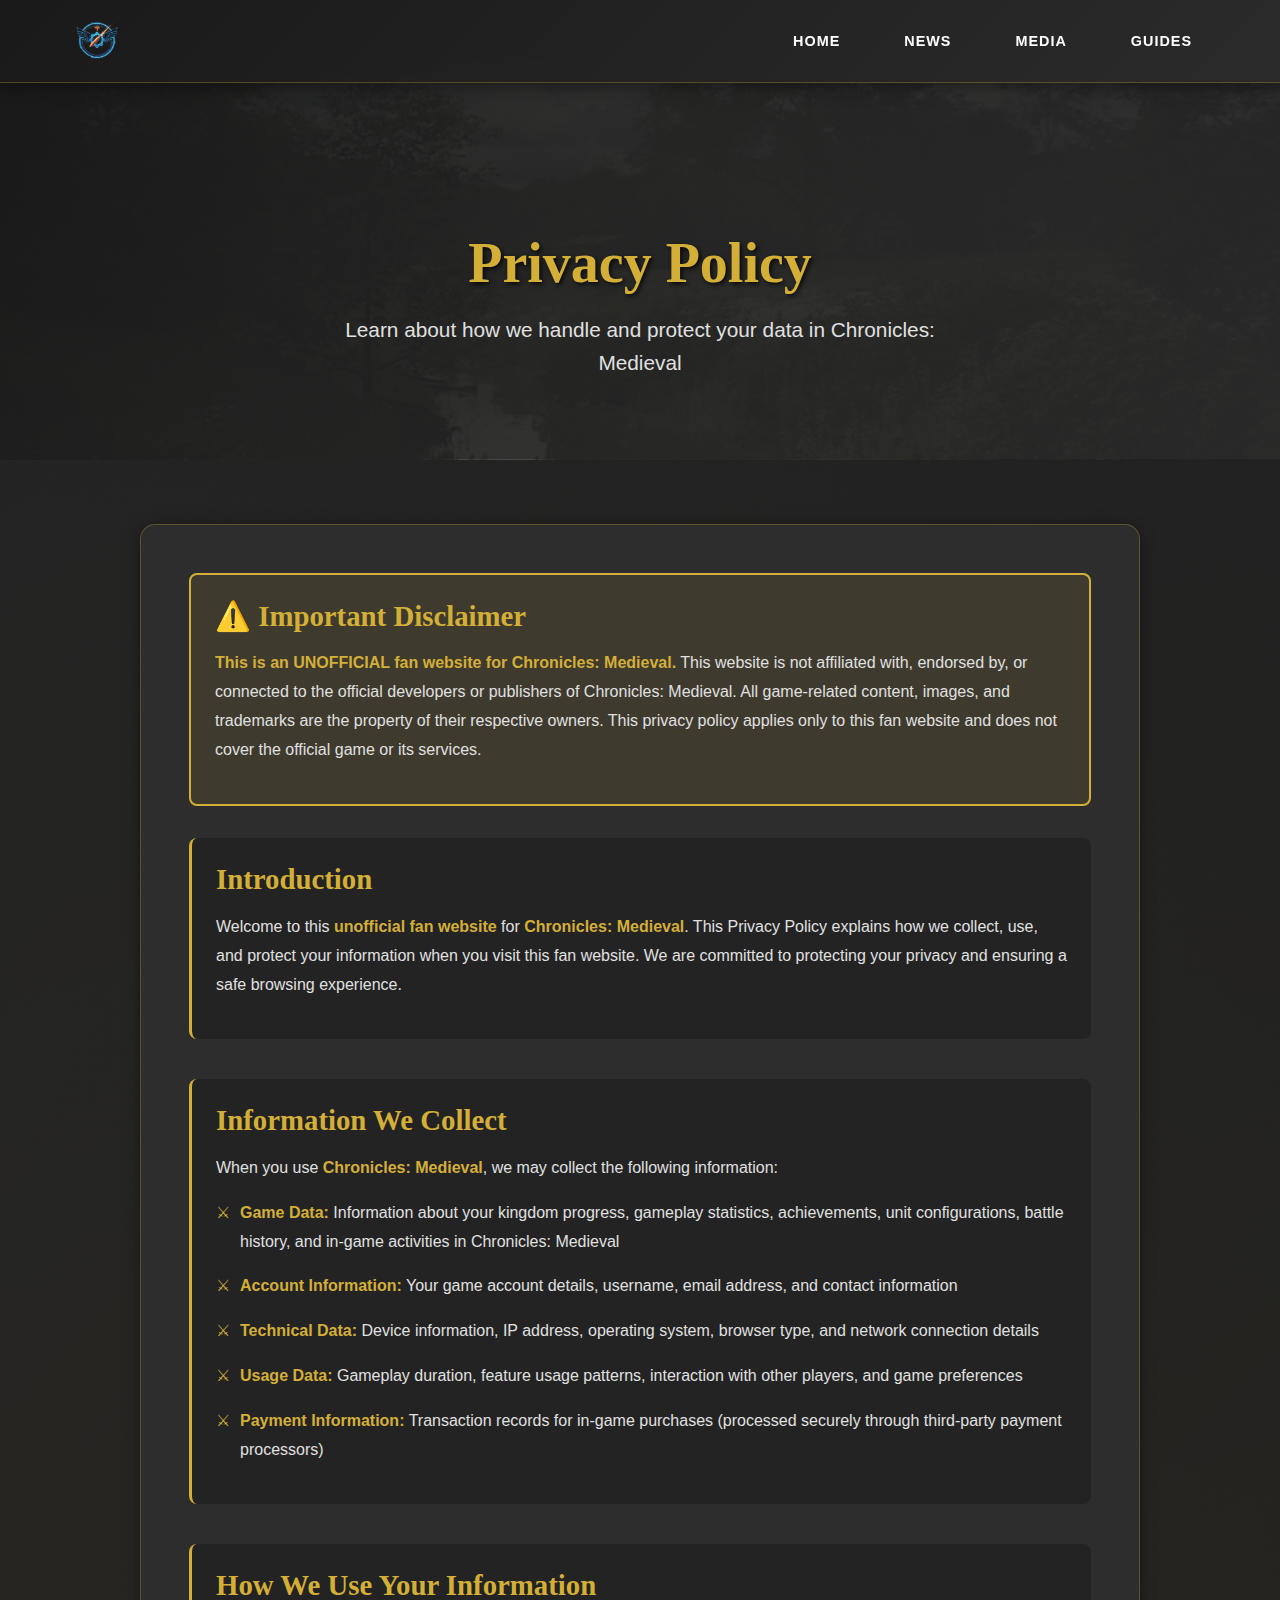
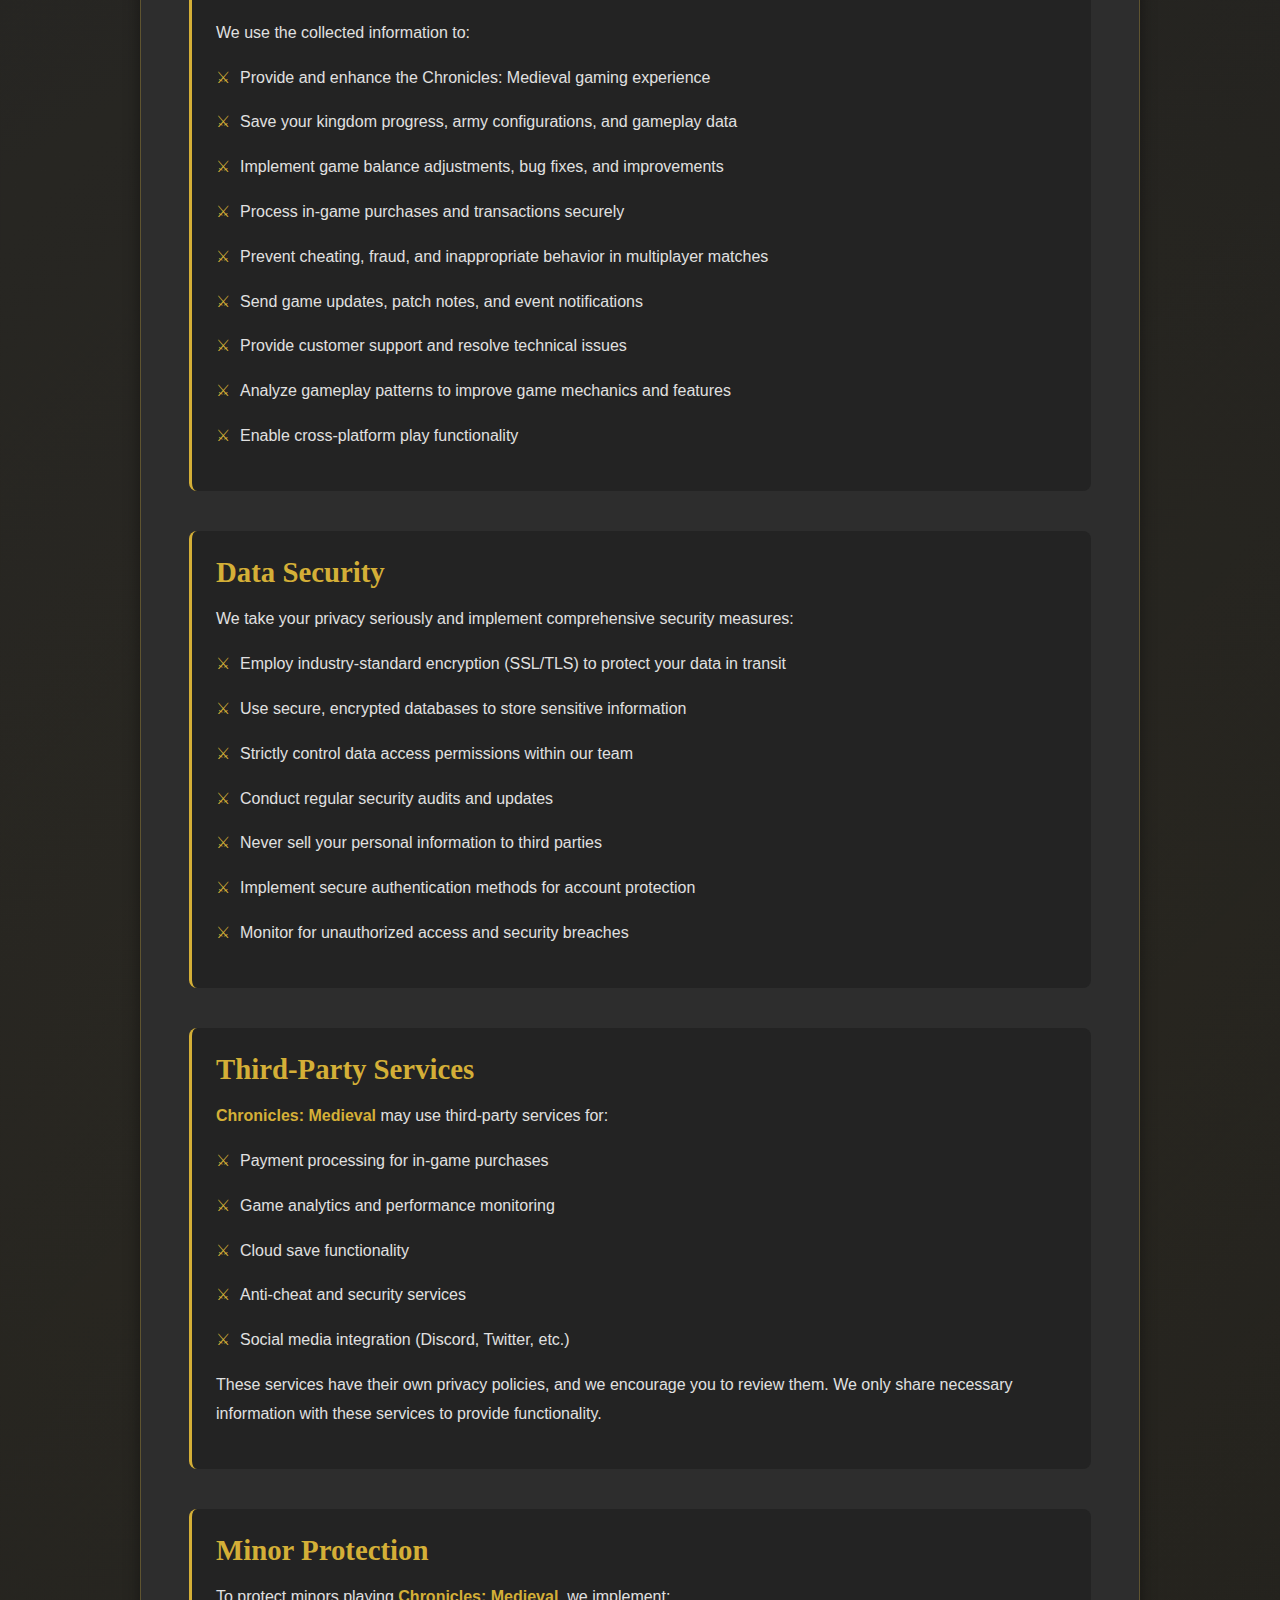
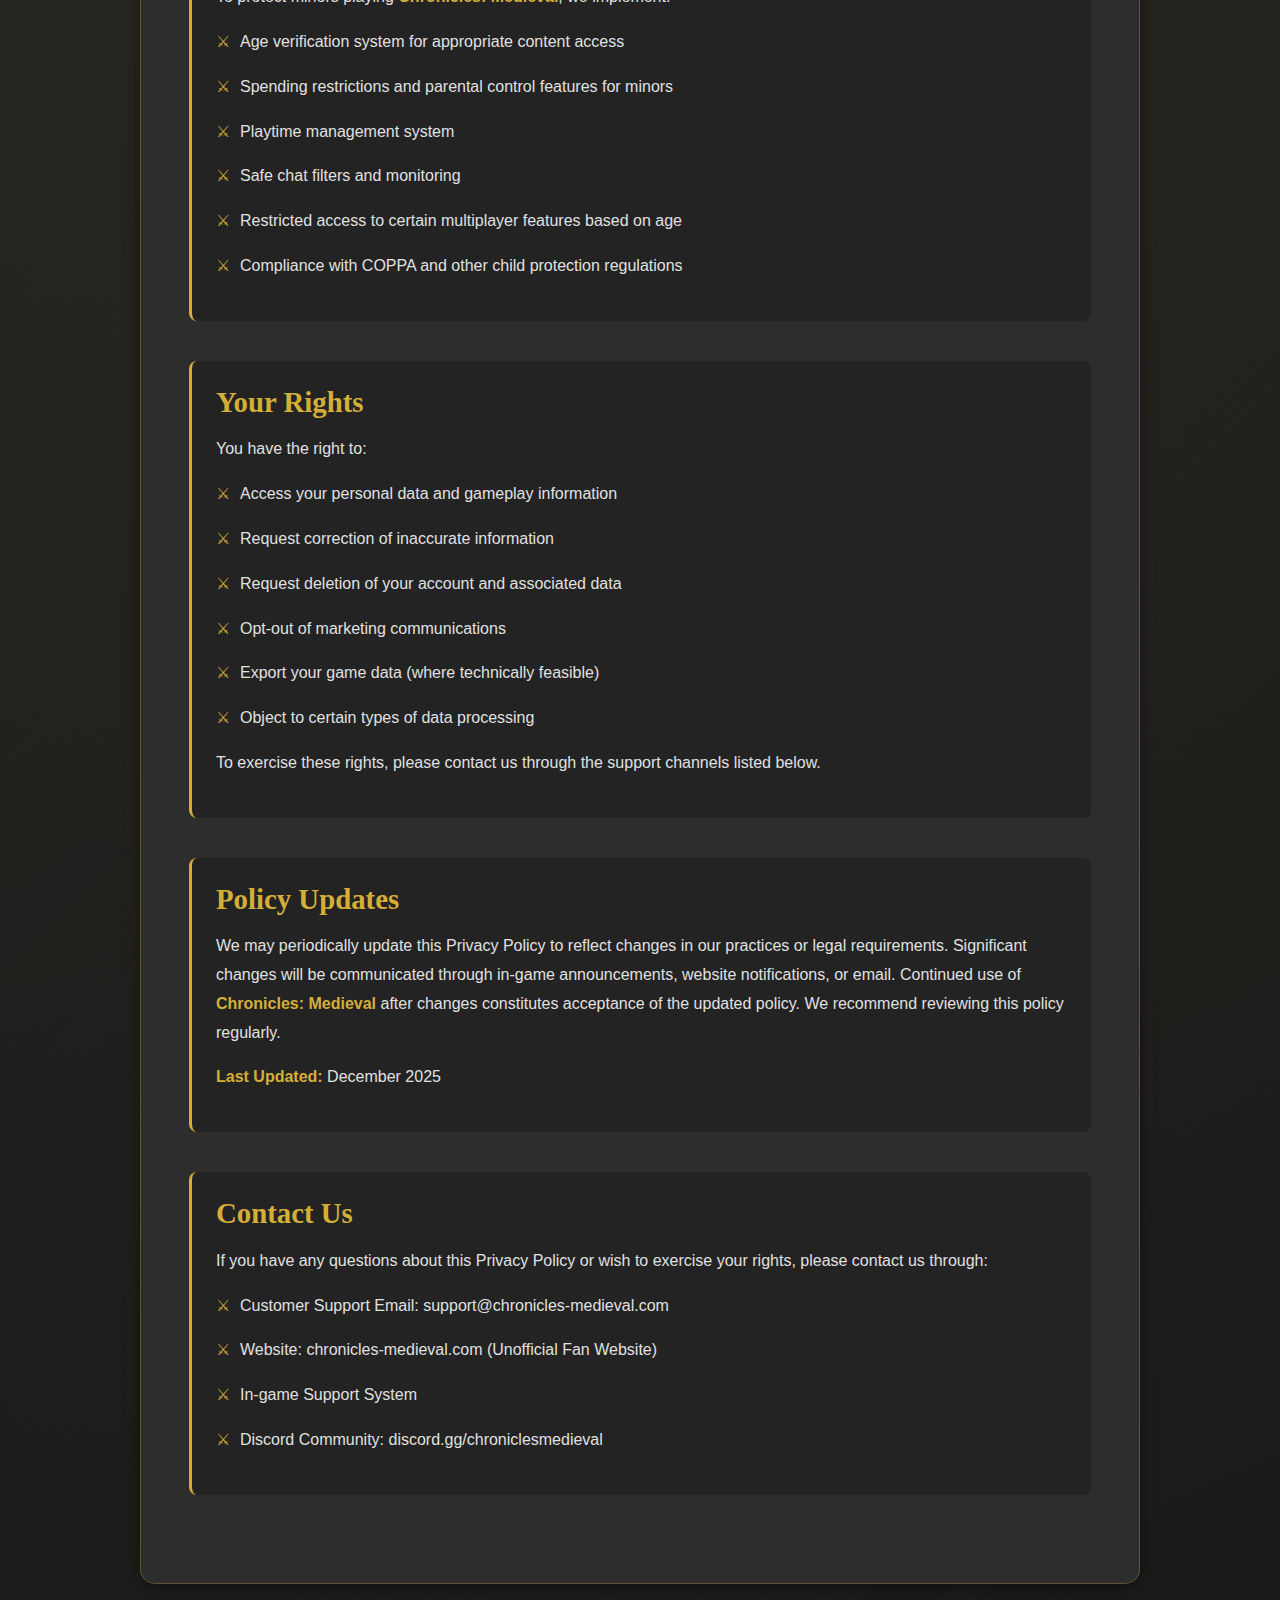
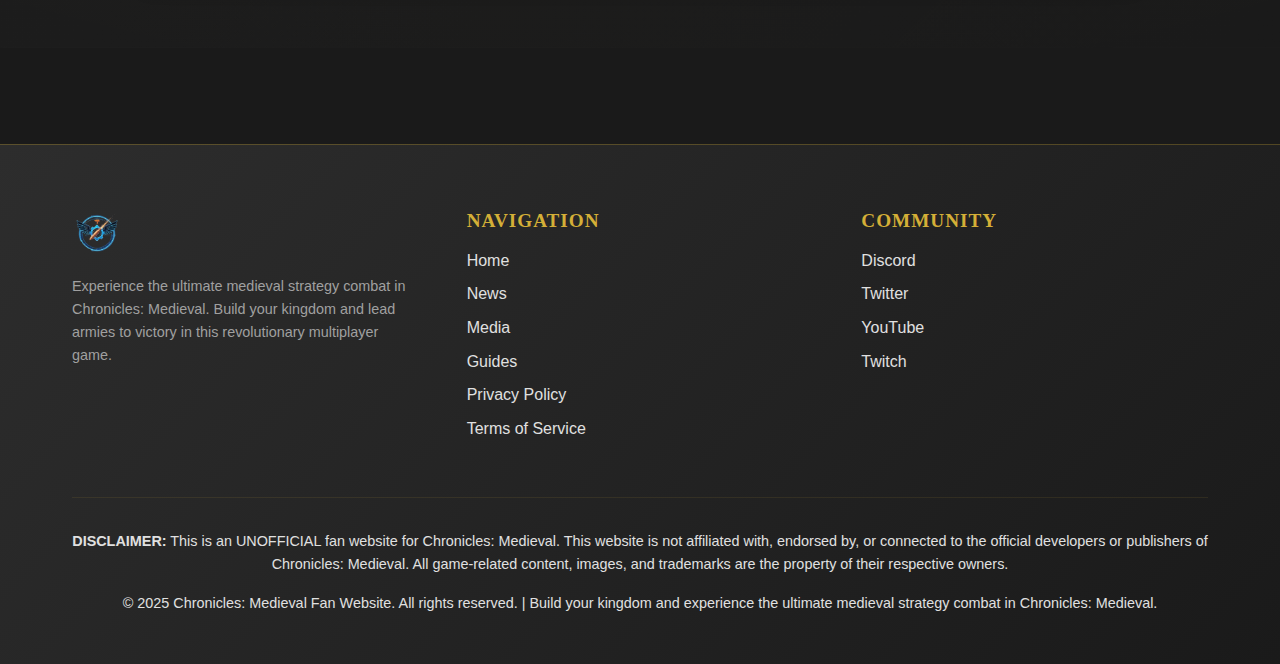
<file: privacy-policy.html>
<!DOCTYPE html>
<html lang="en">
<head>
    <meta charset="UTF-8">
    <meta name="viewport" content="width=device-width, initial-scale=1.0">
    <title>Privacy Policy - Chronicles: Medieval | Unofficial Fan Website</title>
    <meta name="description" content="Privacy Policy for Chronicles: Medieval - Learn about how we handle and protect your data, gameplay information, and account details in this epic medieval strategy game.">
    <meta name="keywords" content="Chronicles: Medieval privacy policy, Chronicles Medieval data protection, Chronicles Medieval privacy, medieval strategy game privacy, Chronicles Medieval Q1 2026">
    
    <!-- Open Graph / Facebook -->
    <meta property="og:type" content="website">
    <meta property="og:url" content="https://chronicles-medieval.com/privacy-policy">
    <meta property="og:title" content="Privacy Policy - Chronicles: Medieval">
    <meta property="og:description" content="Privacy Policy for Chronicles: Medieval - Learn about how we handle and protect your data in this epic medieval strategy game.">
    <meta property="og:image" content="https://chronicles-medieval.com/static/images/chronicles/Chronicles_KeyArt_Wallpaper Horizontal 3849x2160 - Logo.jpg">
    
    <!-- Twitter -->
    <meta name="twitter:card" content="summary_large_image">
    <meta name="twitter:title" content="Privacy Policy - Chronicles: Medieval">
    <meta name="twitter:description" content="Privacy Policy for Chronicles: Medieval - Learn about how we handle and protect your data in this epic medieval strategy game.">
    <meta name="twitter:image" content="https://chronicles-medieval.com/static/images/chronicles/Chronicles_KeyArt_Wallpaper Horizontal 3849x2160 - Logo.jpg">
    
    <!-- Canonical URL -->
    <link rel="canonical" href="https://chronicles-medieval.com/privacy-policy">
    
    <!-- Favicon -->
    <link rel="icon" type="image/x-icon" href="static/favicon.ico">
    <link rel="apple-touch-icon" href="static/favicon.ico">
    
    <!-- Styles -->
    <link rel="stylesheet" href="static/base.css?v=1.0.0">
    
    <!-- Microsoft Validation -->
    <meta name="msvalidate.01" content="B362957FC36C5EDDD6079B6D78330424">
    
    <!-- IndexNow -->
    <meta name="yandex-verification" content="2f565d4d2f56efdc" />
    <meta name="IndexNow-Key" content="B362957FC36C5EDDD6079B6D78330424">
    <meta name="IndexNow-Url" content="https://chronicles-medieval.com/privacy-policy">
    
 <!-- Google tag (gtag.js) -->
<script async src="https://www.googletagmanager.com/gtag/js?id=G-W94EDWK180"></script>
<script>
  window.dataLayer = window.dataLayer || [];
  function gtag(){dataLayer.push(arguments);}
  gtag('js', new Date());

  gtag('config', 'G-W94EDWK180');
</script>
    
    <style>
        .privacy-hero {
            background: linear-gradient(135deg, rgba(26, 26, 26, 0.95), rgba(45, 45, 45, 0.90)), 
                        url('static/images/chronicles/Battlefield_Landscape.png');
            background-size: cover;
            background-position: center;
            color: var(--text-primary);
            padding: 150px 0 80px;
            text-align: center;
            position: relative;
        }

        .privacy-hero h1 {
            font-size: 3.5rem;
            margin-bottom: 1rem;
            text-shadow: 2px 2px 4px rgba(0, 0, 0, 0.8);
            font-weight: 800;
            color: var(--accent-gold);
        }

        .privacy-content-section {
            padding: 4rem 0;
            background: linear-gradient(135deg, rgba(45, 45, 45, 0.5), rgba(26, 26, 26, 0.3)),
                        radial-gradient(circle at 50% 50%, rgba(212, 175, 55, 0.1), transparent);
        }

        .privacy-container {
            max-width: 1000px;
            margin: 0 auto;
            background: var(--secondary-bg);
            border-radius: 15px;
            padding: 3rem;
            box-shadow: var(--shadow-md);
            border: 1px solid var(--border-color);
        }

        .privacy-section {
            margin-bottom: 2.5rem;
            padding: 1.5rem;
            border-left: 3px solid var(--accent-gold);
            background: rgba(26, 26, 26, 0.5);
            border-radius: 8px;
        }

        .privacy-section h2 {
            color: var(--accent-gold);
            font-size: 1.8rem;
            margin-bottom: 1rem;
            font-weight: 600;
        }

        .privacy-section p, 
        .privacy-section li {
            color: var(--text-secondary);
            line-height: 1.8;
            margin-bottom: 1rem;
        }

        .privacy-section ul {
            list-style: none;
            padding-left: 0;
            margin-top: 1rem;
        }

        .privacy-section li {
            padding-left: 1.5rem;
            position: relative;
        }

        .privacy-section li::before {
            content: '⚔';
            position: absolute;
            left: 0;
            color: var(--accent-gold);
        }

        .privacy-section strong {
            color: var(--accent-gold);
            font-weight: 600;
        }

        @media (max-width: 768px) {
            .privacy-hero h1 {
                font-size: 2.5rem;
            }

            .privacy-container {
                padding: 2rem;
            }

            .privacy-section {
                padding: 1rem;
            }

            .privacy-section h2 {
                font-size: 1.5rem;
            }
        }
    </style>
</head>
<body>
    <header>
        <div class="container">
            <nav>
                <div class="logo">
                    <img src="static/logo.png" alt="Chronicles: Medieval Logo">
                </div>
                <button class="mobile-menu-btn">
                    <span></span>
                    <span></span>
                    <span></span>
                </button>
                <ul>
                    <li><a href="/">Home</a></li>
                    <li><a href="/news">News</a></li>
                    <li><a href="/media">Media</a></li>
                    <li><a href="/guides">Guides</a></li>
                </ul>
            </nav>
        </div>
        <div class="mobile-menu">
            <button class="close-menu">&times;</button>
            <ul>
                <li><a href="/">Home</a></li>
                <li><a href="/news">News</a></li>
                <li><a href="/media">Media</a></li>
                <li><a href="/guides">Guides</a></li>
            </ul>
        </div>
    </header>

    <main>
        <!-- Privacy Hero -->
        <section class="privacy-hero">
            <div class="container">
                <h1>Privacy Policy</h1>
                <p style="font-size: 1.3rem; color: var(--text-secondary); max-width: 600px; margin: 0 auto;">Learn about how we handle and protect your data in Chronicles: Medieval</p>
            </div>
        </section>

        <!-- Privacy Content -->
        <section class="privacy-content-section">
            <div class="container">
                <div class="privacy-container">
                    <div class="privacy-section" style="background: rgba(212, 175, 55, 0.1); border: 2px solid var(--accent-gold); padding: 1.5rem; margin-bottom: 2rem;">
                        <h2 style="color: var(--accent-gold);">⚠️ Important Disclaimer</h2>
                        <p><strong>This is an UNOFFICIAL fan website for Chronicles: Medieval.</strong> This website is not affiliated with, endorsed by, or connected to the official developers or publishers of Chronicles: Medieval. All game-related content, images, and trademarks are the property of their respective owners. This privacy policy applies only to this fan website and does not cover the official game or its services.</p>
                    </div>
                    <div class="privacy-section">
                        <h2>Introduction</h2>
                        <p>Welcome to this <strong>unofficial fan website</strong> for <strong>Chronicles: Medieval</strong>. This Privacy Policy explains how we collect, use, and protect your information when you visit this fan website. We are committed to protecting your privacy and ensuring a safe browsing experience.</p>
                    </div>

                    <div class="privacy-section">
                        <h2>Information We Collect</h2>
                        <p>When you use <strong>Chronicles: Medieval</strong>, we may collect the following information:</p>
                        <ul>
                            <li><strong>Game Data:</strong> Information about your kingdom progress, gameplay statistics, achievements, unit configurations, battle history, and in-game activities in Chronicles: Medieval</li>
                            <li><strong>Account Information:</strong> Your game account details, username, email address, and contact information</li>
                            <li><strong>Technical Data:</strong> Device information, IP address, operating system, browser type, and network connection details</li>
                            <li><strong>Usage Data:</strong> Gameplay duration, feature usage patterns, interaction with other players, and game preferences</li>
                            <li><strong>Payment Information:</strong> Transaction records for in-game purchases (processed securely through third-party payment processors)</li>
                        </ul>
                    </div>

                    <div class="privacy-section">
                        <h2>How We Use Your Information</h2>
                        <p>We use the collected information to:</p>
                        <ul>
                            <li>Provide and enhance the Chronicles: Medieval gaming experience</li>
                            <li>Save your kingdom progress, army configurations, and gameplay data</li>
                            <li>Implement game balance adjustments, bug fixes, and improvements</li>
                            <li>Process in-game purchases and transactions securely</li>
                            <li>Prevent cheating, fraud, and inappropriate behavior in multiplayer matches</li>
                            <li>Send game updates, patch notes, and event notifications</li>
                            <li>Provide customer support and resolve technical issues</li>
                            <li>Analyze gameplay patterns to improve game mechanics and features</li>
                            <li>Enable cross-platform play functionality</li>
                        </ul>
                    </div>

                    <div class="privacy-section">
                        <h2>Data Security</h2>
                        <p>We take your privacy seriously and implement comprehensive security measures:</p>
                        <ul>
                            <li>Employ industry-standard encryption (SSL/TLS) to protect your data in transit</li>
                            <li>Use secure, encrypted databases to store sensitive information</li>
                            <li>Strictly control data access permissions within our team</li>
                            <li>Conduct regular security audits and updates</li>
                            <li>Never sell your personal information to third parties</li>
                            <li>Implement secure authentication methods for account protection</li>
                            <li>Monitor for unauthorized access and security breaches</li>
                        </ul>
                    </div>

                    <div class="privacy-section">
                        <h2>Third-Party Services</h2>
                        <p><strong>Chronicles: Medieval</strong> may use third-party services for:</p>
                        <ul>
                            <li>Payment processing for in-game purchases</li>
                            <li>Game analytics and performance monitoring</li>
                            <li>Cloud save functionality</li>
                            <li>Anti-cheat and security services</li>
                            <li>Social media integration (Discord, Twitter, etc.)</li>
                        </ul>
                        <p>These services have their own privacy policies, and we encourage you to review them. We only share necessary information with these services to provide functionality.</p>
                    </div>

                    <div class="privacy-section">
                        <h2>Minor Protection</h2>
                        <p>To protect minors playing <strong>Chronicles: Medieval</strong>, we implement:</p>
                        <ul>
                            <li>Age verification system for appropriate content access</li>
                            <li>Spending restrictions and parental control features for minors</li>
                            <li>Playtime management system</li>
                            <li>Safe chat filters and monitoring</li>
                            <li>Restricted access to certain multiplayer features based on age</li>
                            <li>Compliance with COPPA and other child protection regulations</li>
                        </ul>
                    </div>

                    <div class="privacy-section">
                        <h2>Your Rights</h2>
                        <p>You have the right to:</p>
                        <ul>
                            <li>Access your personal data and gameplay information</li>
                            <li>Request correction of inaccurate information</li>
                            <li>Request deletion of your account and associated data</li>
                            <li>Opt-out of marketing communications</li>
                            <li>Export your game data (where technically feasible)</li>
                            <li>Object to certain types of data processing</li>
                        </ul>
                        <p>To exercise these rights, please contact us through the support channels listed below.</p>
                    </div>

                    <div class="privacy-section">
                        <h2>Policy Updates</h2>
                        <p>We may periodically update this Privacy Policy to reflect changes in our practices or legal requirements. Significant changes will be communicated through in-game announcements, website notifications, or email. Continued use of <strong>Chronicles: Medieval</strong> after changes constitutes acceptance of the updated policy. We recommend reviewing this policy regularly.</p>
                        <p><strong>Last Updated:</strong> December 2025</p>
                    </div>

                    <div class="privacy-section">
                        <h2>Contact Us</h2>
                        <p>If you have any questions about this Privacy Policy or wish to exercise your rights, please contact us through:</p>
                        <ul>
                            <li>Customer Support Email: support@chronicles-medieval.com</li>
                            <li>Website: chronicles-medieval.com (Unofficial Fan Website)</li>
                            <li>In-game Support System</li>
                            <li>Discord Community: discord.gg/chroniclesmedieval</li>
                        </ul>
                    </div>
                </div>
            </div>
        </section>
    </main>

    <footer>
        <div class="container">
            <div class="footer-content">
                <div class="footer-logo">
                    <div class="logo">
                        <img src="static/logo.png" alt="Chronicles: Medieval Logo">
                    </div>
                    <p>Experience the ultimate medieval strategy combat in Chronicles: Medieval. Build your kingdom and lead armies to victory in this revolutionary multiplayer game.</p>
                </div>
                <div class="footer-links">
                    <h3>Navigation</h3>
                    <ul>
                        <li><a href="/">Home</a></li>
                        <li><a href="/news">News</a></li>
                        <li><a href="/media">Media</a></li>
                        <li><a href="/guides">Guides</a></li>
                        <li><a href="/privacy-policy">Privacy Policy</a></li>
                        <li><a href="/terms-of-service">Terms of Service</a></li>
                    </ul>
                </div>
                <div class="footer-links">
                    <h3>Community</h3>
                    <ul>
                        <li><a href="https://discord.gg/chroniclesmedieval" target="_blank" rel="noopener">Discord</a></li>
                        <li><a href="https://twitter.com/chroniclesmedieval" target="_blank" rel="noopener">Twitter</a></li>
                        <li><a href="https://www.youtube.com/chroniclesmedieval" target="_blank" rel="noopener">YouTube</a></li>
                        <li><a href="https://www.twitch.tv/chroniclesmedieval" target="_blank" rel="noopener">Twitch</a></li>
                    </ul>
                </div>
            </div>
            <div class="footer-bottom">
                <p><strong>DISCLAIMER:</strong> This is an UNOFFICIAL fan website for Chronicles: Medieval. This website is not affiliated with, endorsed by, or connected to the official developers or publishers of Chronicles: Medieval. All game-related content, images, and trademarks are the property of their respective owners.</p>
                <p style="margin-top: 1rem;">© 2025 Chronicles: Medieval Fan Website. All rights reserved. | Build your kingdom and experience the ultimate medieval strategy combat in Chronicles: Medieval.</p>
            </div>
        </div>
    </footer>

    <script src="static/base.js"></script>
    <script>
        // Add scroll effect to header
        window.addEventListener('scroll', () => {
            const header = document.querySelector('header');
            if (window.scrollY > 100) {
                header.style.background = 'rgba(26, 26, 26, 0.98)';
            } else {
                header.style.background = 'rgba(26, 26, 26, 0.95)';
            }
        });
    </script>
</body>
</html>
</file>
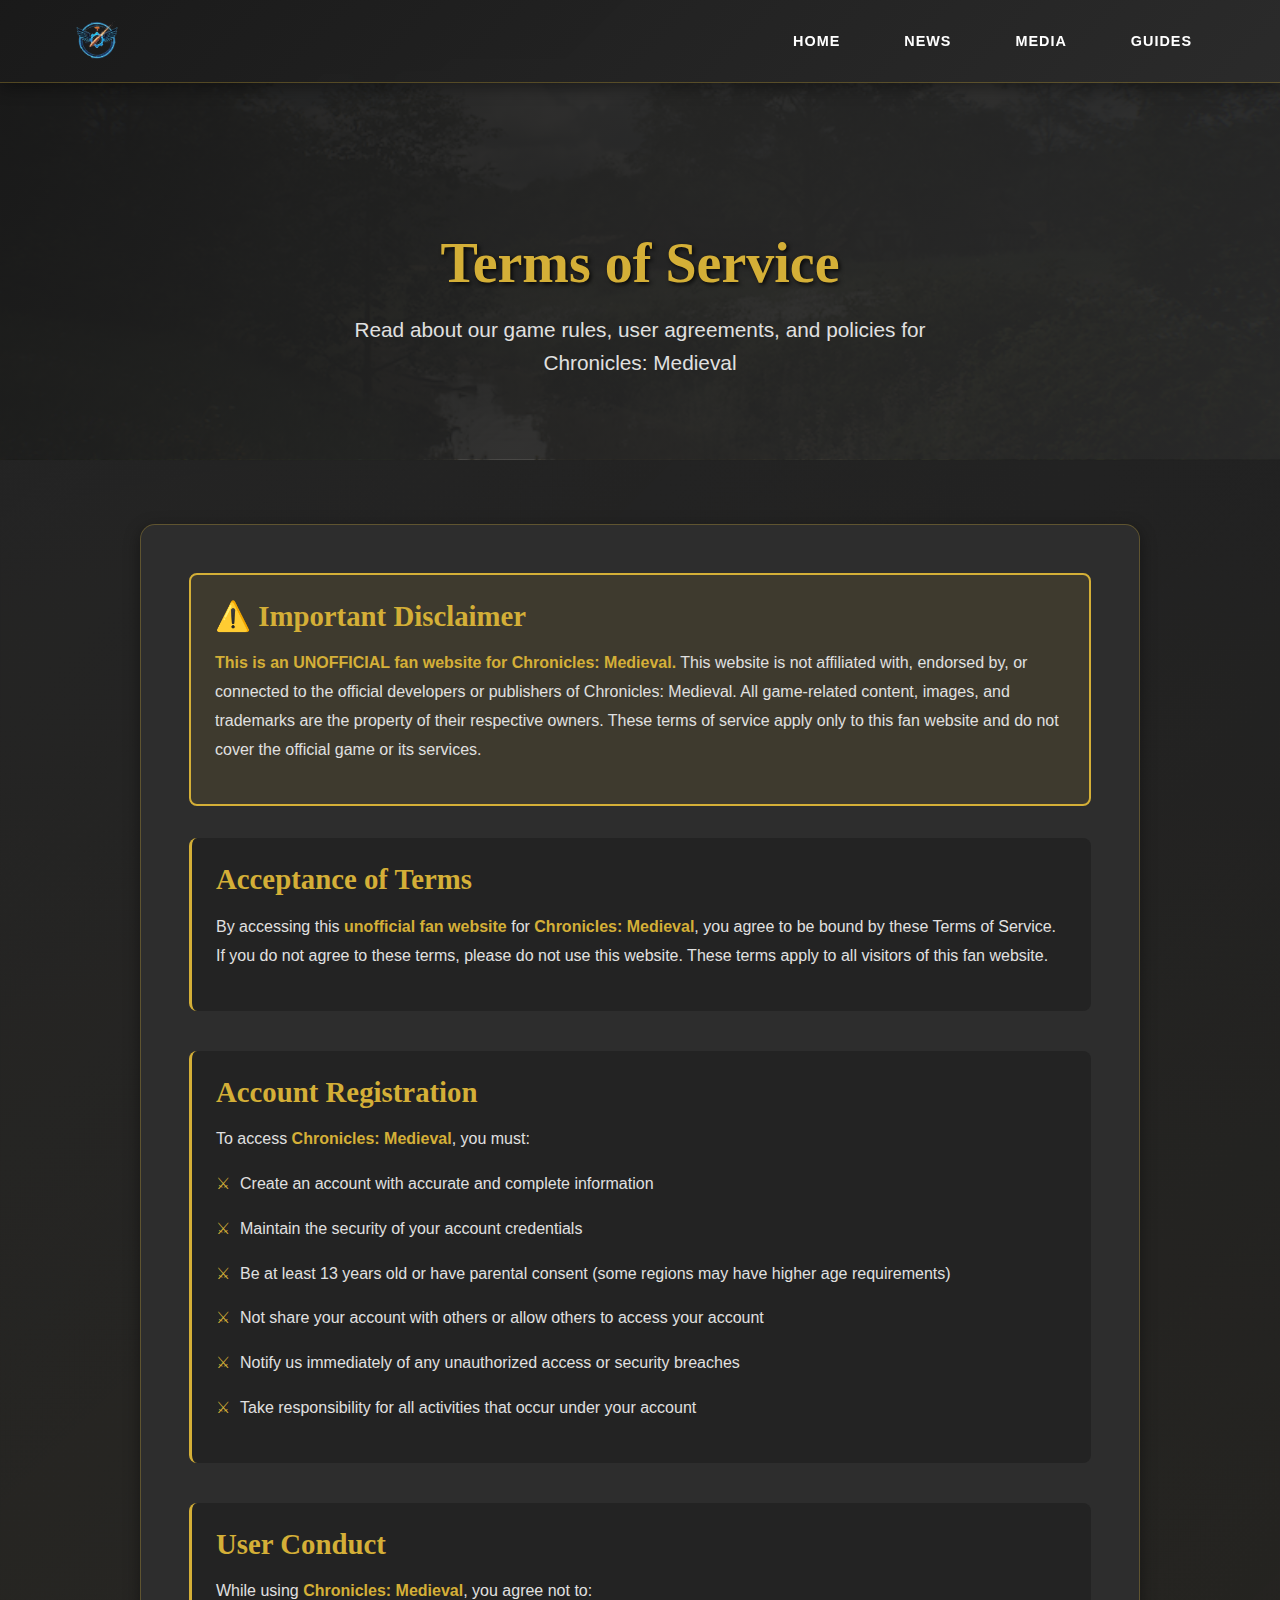
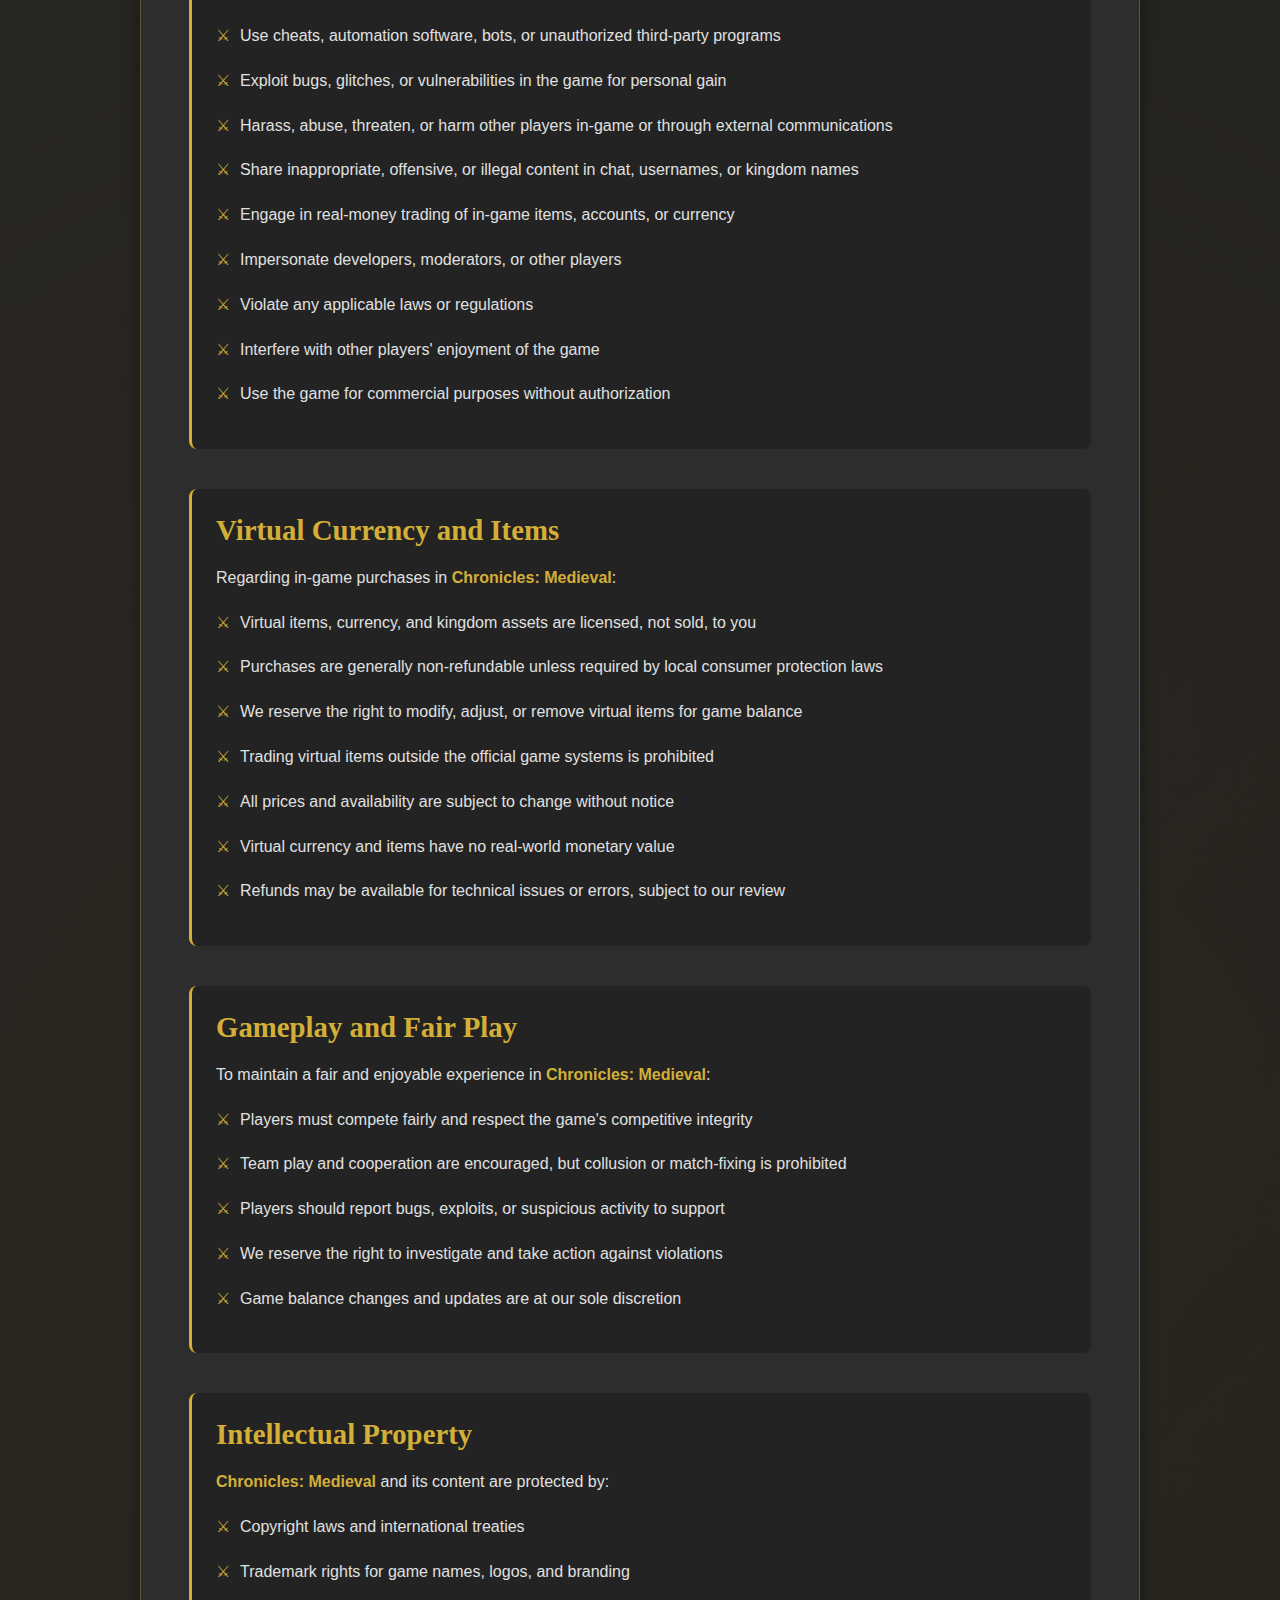
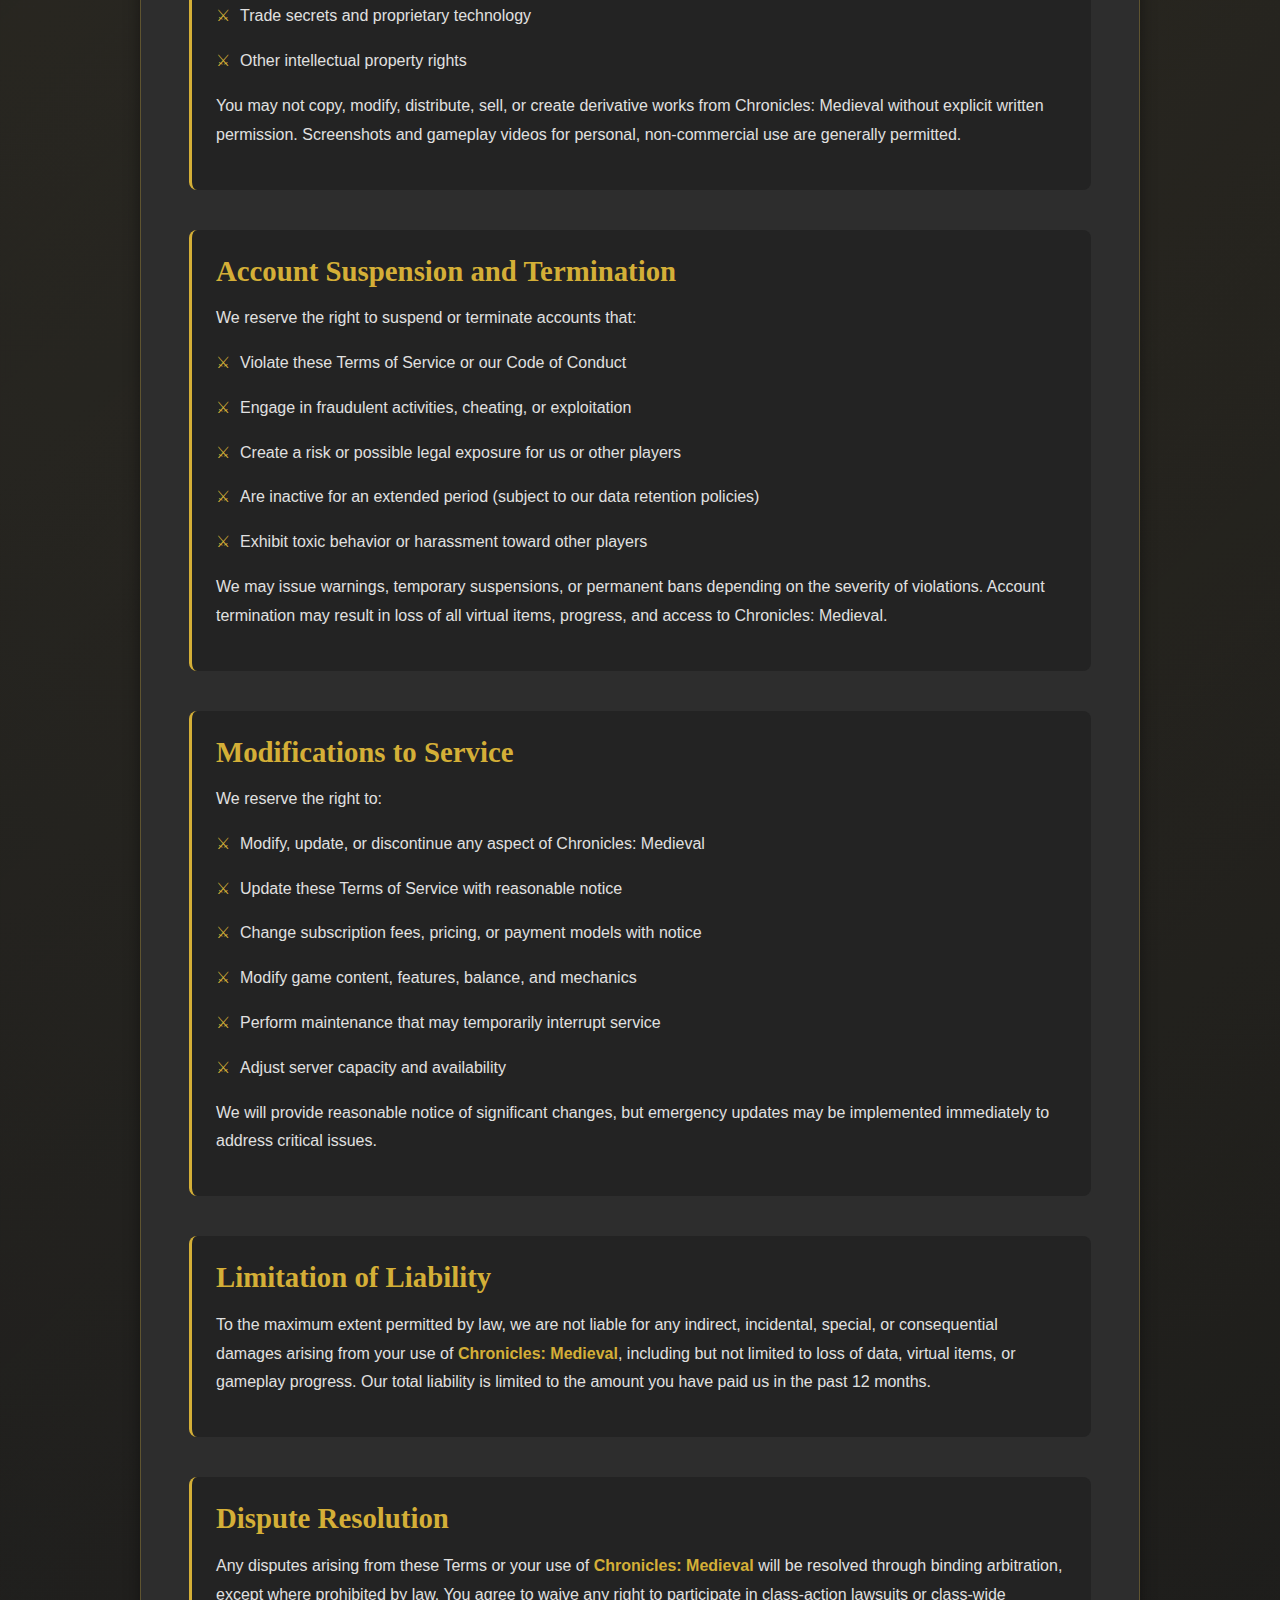
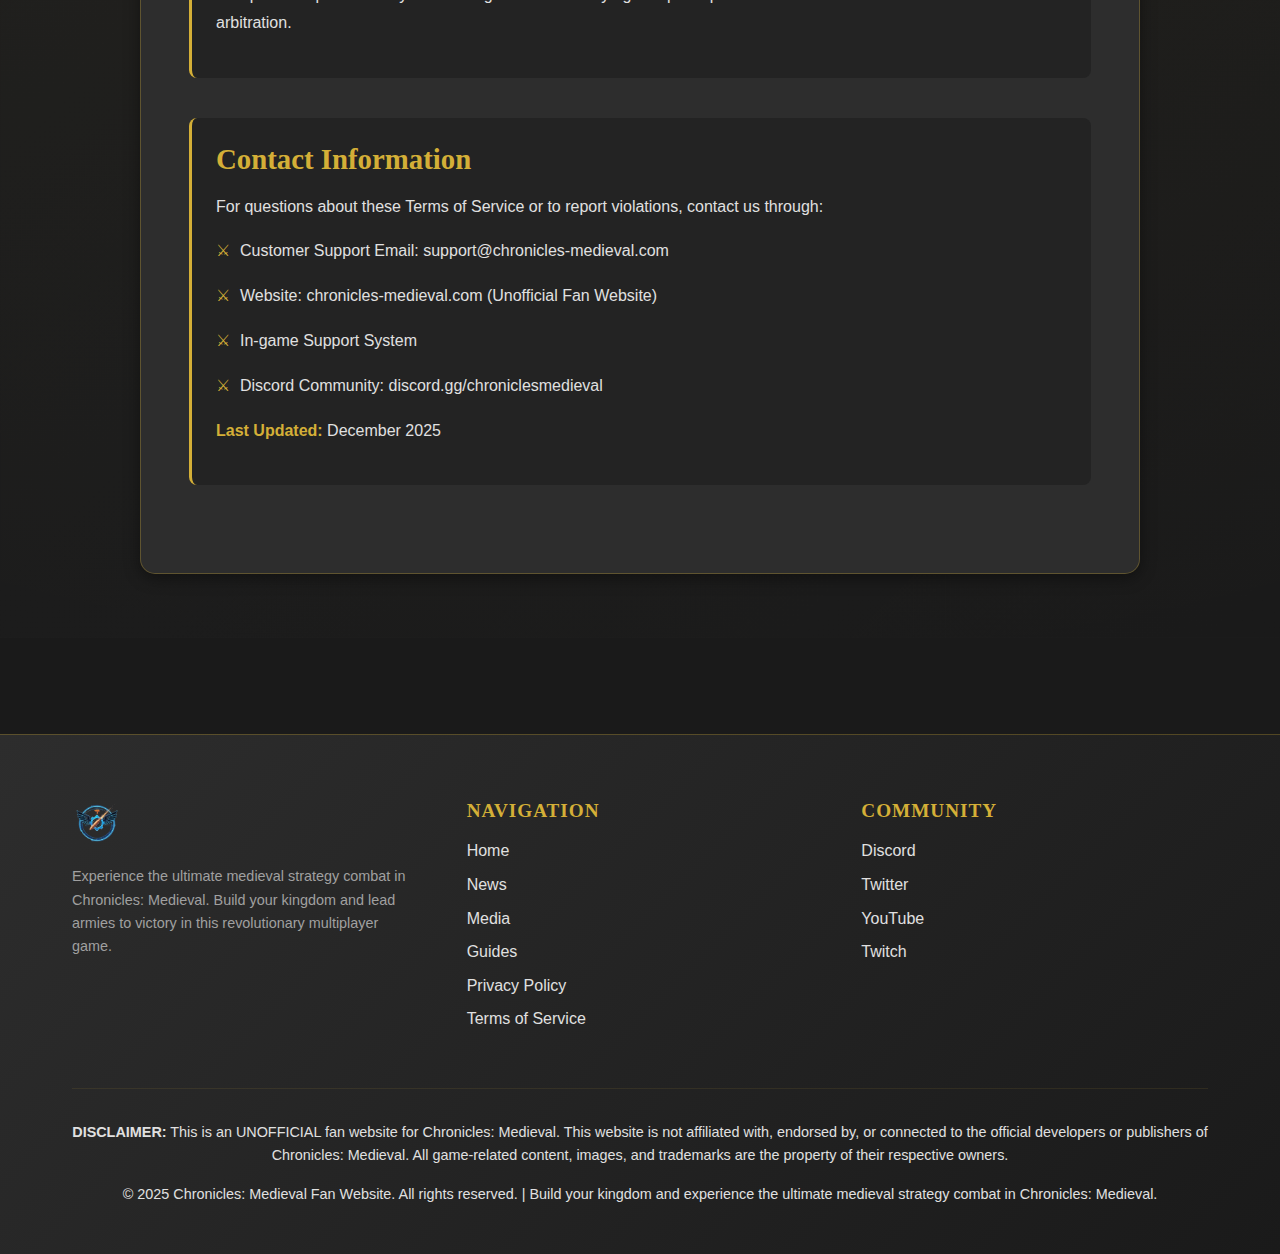
<file: terms-of-service.html>
<!DOCTYPE html>
<html lang="en">
<head>
    <meta charset="UTF-8">
    <meta name="viewport" content="width=device-width, initial-scale=1.0">
    <title>Terms of Service - Chronicles: Medieval | Unofficial Fan Website</title>
    <meta name="description" content="Terms of Service for Chronicles: Medieval - Read about our game rules, user agreements, and policies for this epic medieval strategy game.">
    <meta name="keywords" content="Chronicles: Medieval terms of service, Chronicles Medieval rules, Chronicles Medieval user agreement, medieval strategy game terms">
    
    <!-- Open Graph / Facebook -->
    <meta property="og:type" content="website">
    <meta property="og:url" content="https://chronicles-medieval.com/terms-of-service">
    <meta property="og:title" content="Terms of Service - Chronicles: Medieval">
    <meta property="og:description" content="Terms of Service for Chronicles: Medieval - Read about our game rules, user agreements, and policies.">
    <meta property="og:image" content="https://chronicles-medieval.com/static/images/chronicles/Chronicles_KeyArt_Wallpaper Horizontal 3849x2160 - Logo.jpg">
    
    <!-- Twitter -->
    <meta name="twitter:card" content="summary_large_image">
    <meta name="twitter:title" content="Terms of Service - Chronicles: Medieval">
    <meta name="twitter:description" content="Terms of Service for Chronicles: Medieval - Read about our game rules, user agreements, and policies.">
    <meta name="twitter:image" content="https://chronicles-medieval.com/static/images/chronicles/Chronicles_KeyArt_Wallpaper Horizontal 3849x2160 - Logo.jpg">
    
    <!-- Canonical URL -->
    <link rel="canonical" href="https://chronicles-medieval.com/terms-of-service">
    
    <!-- Favicon -->
    <link rel="icon" type="image/x-icon" href="static/favicon.ico">
    <link rel="apple-touch-icon" href="static/favicon.ico">
    
    <!-- Styles -->
    <link rel="stylesheet" href="static/base.css?v=1.0.0">
    
    <!-- Microsoft Validation -->
    <meta name="msvalidate.01" content="B362957FC36C5EDDD6079B6D78330424">
    
    <!-- IndexNow -->
    <meta name="yandex-verification" content="2f565d4d2f56efdc" />
    <meta name="IndexNow-Key" content="B362957FC36C5EDDD6079B6D78330424">
    <meta name="IndexNow-Url" content="https://chronicles-medieval.com/terms-of-service">
    
 <!-- Google tag (gtag.js) -->
<script async src="https://www.googletagmanager.com/gtag/js?id=G-W94EDWK180"></script>
<script>
  window.dataLayer = window.dataLayer || [];
  function gtag(){dataLayer.push(arguments);}
  gtag('js', new Date());

  gtag('config', 'G-W94EDWK180');
</script>
    
    <style>
        .terms-hero {
            background: linear-gradient(135deg, rgba(26, 26, 26, 0.95), rgba(45, 45, 45, 0.90)), 
                        url('static/images/chronicles/Battlefield_Landscape.png');
            background-size: cover;
            background-position: center;
            color: var(--text-primary);
            padding: 150px 0 80px;
            text-align: center;
            position: relative;
        }

        .terms-hero h1 {
            font-size: 3.5rem;
            margin-bottom: 1rem;
            text-shadow: 2px 2px 4px rgba(0, 0, 0, 0.8);
            font-weight: 800;
            color: var(--accent-gold);
        }

        .terms-content-section {
            padding: 4rem 0;
            background: linear-gradient(135deg, rgba(45, 45, 45, 0.5), rgba(26, 26, 26, 0.3)),
                        radial-gradient(circle at 50% 50%, rgba(212, 175, 55, 0.1), transparent);
        }

        .terms-container {
            max-width: 1000px;
            margin: 0 auto;
            background: var(--secondary-bg);
            border-radius: 15px;
            padding: 3rem;
            box-shadow: var(--shadow-md);
            border: 1px solid var(--border-color);
        }

        .terms-section {
            margin-bottom: 2.5rem;
            padding: 1.5rem;
            border-left: 3px solid var(--accent-gold);
            background: rgba(26, 26, 26, 0.5);
            border-radius: 8px;
        }

        .terms-section h2 {
            color: var(--accent-gold);
            font-size: 1.8rem;
            margin-bottom: 1rem;
            font-weight: 600;
        }

        .terms-section p, 
        .terms-section li {
            color: var(--text-secondary);
            line-height: 1.8;
            margin-bottom: 1rem;
        }

        .terms-section ul {
            list-style: none;
            padding-left: 0;
            margin-top: 1rem;
        }

        .terms-section li {
            padding-left: 1.5rem;
            position: relative;
        }

        .terms-section li::before {
            content: '⚔';
            position: absolute;
            left: 0;
            color: var(--accent-gold);
        }

        .terms-section strong {
            color: var(--accent-gold);
            font-weight: 600;
        }

        @media (max-width: 768px) {
            .terms-hero h1 {
                font-size: 2.5rem;
            }

            .terms-container {
                padding: 2rem;
            }

            .terms-section {
                padding: 1rem;
            }

            .terms-section h2 {
                font-size: 1.5rem;
            }
        }
    </style>
</head>
<body>
    <header>
        <div class="container">
            <nav>
                <div class="logo">
                    <img src="static/logo.png" alt="Chronicles: Medieval Logo">
                </div>
                <button class="mobile-menu-btn">
                    <span></span>
                    <span></span>
                    <span></span>
                </button>
                <ul>
                    <li><a href="/">Home</a></li>
                    <li><a href="/news">News</a></li>
                    <li><a href="/media">Media</a></li>
                    <li><a href="/guides">Guides</a></li>
                </ul>
            </nav>
        </div>
        <div class="mobile-menu">
            <button class="close-menu">&times;</button>
            <ul>
                <li><a href="/">Home</a></li>
                <li><a href="/news">News</a></li>
                <li><a href="/media">Media</a></li>
                <li><a href="/guides">Guides</a></li>
            </ul>
        </div>
    </header>

    <main>
        <!-- Terms Hero -->
        <section class="terms-hero">
            <div class="container">
                <h1>Terms of Service</h1>
                <p style="font-size: 1.3rem; color: var(--text-secondary); max-width: 600px; margin: 0 auto;">Read about our game rules, user agreements, and policies for Chronicles: Medieval</p>
            </div>
        </section>

        <!-- Terms Content -->
        <section class="terms-content-section">
            <div class="container">
                <div class="terms-container">
                    <div class="terms-section" style="background: rgba(212, 175, 55, 0.1); border: 2px solid var(--accent-gold); padding: 1.5rem; margin-bottom: 2rem;">
                        <h2 style="color: var(--accent-gold);">⚠️ Important Disclaimer</h2>
                        <p><strong>This is an UNOFFICIAL fan website for Chronicles: Medieval.</strong> This website is not affiliated with, endorsed by, or connected to the official developers or publishers of Chronicles: Medieval. All game-related content, images, and trademarks are the property of their respective owners. These terms of service apply only to this fan website and do not cover the official game or its services.</p>
                    </div>
                    <div class="terms-section">
                        <h2>Acceptance of Terms</h2>
                        <p>By accessing this <strong>unofficial fan website</strong> for <strong>Chronicles: Medieval</strong>, you agree to be bound by these Terms of Service. If you do not agree to these terms, please do not use this website. These terms apply to all visitors of this fan website.</p>
                    </div>

                    <div class="terms-section">
                        <h2>Account Registration</h2>
                        <p>To access <strong>Chronicles: Medieval</strong>, you must:</p>
                        <ul>
                            <li>Create an account with accurate and complete information</li>
                            <li>Maintain the security of your account credentials</li>
                            <li>Be at least 13 years old or have parental consent (some regions may have higher age requirements)</li>
                            <li>Not share your account with others or allow others to access your account</li>
                            <li>Notify us immediately of any unauthorized access or security breaches</li>
                            <li>Take responsibility for all activities that occur under your account</li>
                        </ul>
                    </div>

                    <div class="terms-section">
                        <h2>User Conduct</h2>
                        <p>While using <strong>Chronicles: Medieval</strong>, you agree not to:</p>
                        <ul>
                            <li>Use cheats, automation software, bots, or unauthorized third-party programs</li>
                            <li>Exploit bugs, glitches, or vulnerabilities in the game for personal gain</li>
                            <li>Harass, abuse, threaten, or harm other players in-game or through external communications</li>
                            <li>Share inappropriate, offensive, or illegal content in chat, usernames, or kingdom names</li>
                            <li>Engage in real-money trading of in-game items, accounts, or currency</li>
                            <li>Impersonate developers, moderators, or other players</li>
                            <li>Violate any applicable laws or regulations</li>
                            <li>Interfere with other players' enjoyment of the game</li>
                            <li>Use the game for commercial purposes without authorization</li>
                        </ul>
                    </div>

                    <div class="terms-section">
                        <h2>Virtual Currency and Items</h2>
                        <p>Regarding in-game purchases in <strong>Chronicles: Medieval</strong>:</p>
                        <ul>
                            <li>Virtual items, currency, and kingdom assets are licensed, not sold, to you</li>
                            <li>Purchases are generally non-refundable unless required by local consumer protection laws</li>
                            <li>We reserve the right to modify, adjust, or remove virtual items for game balance</li>
                            <li>Trading virtual items outside the official game systems is prohibited</li>
                            <li>All prices and availability are subject to change without notice</li>
                            <li>Virtual currency and items have no real-world monetary value</li>
                            <li>Refunds may be available for technical issues or errors, subject to our review</li>
                        </ul>
                    </div>

                    <div class="terms-section">
                        <h2>Gameplay and Fair Play</h2>
                        <p>To maintain a fair and enjoyable experience in <strong>Chronicles: Medieval</strong>:</p>
                        <ul>
                            <li>Players must compete fairly and respect the game's competitive integrity</li>
                            <li>Team play and cooperation are encouraged, but collusion or match-fixing is prohibited</li>
                            <li>Players should report bugs, exploits, or suspicious activity to support</li>
                            <li>We reserve the right to investigate and take action against violations</li>
                            <li>Game balance changes and updates are at our sole discretion</li>
                        </ul>
                    </div>

                    <div class="terms-section">
                        <h2>Intellectual Property</h2>
                        <p><strong>Chronicles: Medieval</strong> and its content are protected by:</p>
                        <ul>
                            <li>Copyright laws and international treaties</li>
                            <li>Trademark rights for game names, logos, and branding</li>
                            <li>Trade secrets and proprietary technology</li>
                            <li>Other intellectual property rights</li>
                        </ul>
                        <p>You may not copy, modify, distribute, sell, or create derivative works from Chronicles: Medieval without explicit written permission. Screenshots and gameplay videos for personal, non-commercial use are generally permitted.</p>
                    </div>

                    <div class="terms-section">
                        <h2>Account Suspension and Termination</h2>
                        <p>We reserve the right to suspend or terminate accounts that:</p>
                        <ul>
                            <li>Violate these Terms of Service or our Code of Conduct</li>
                            <li>Engage in fraudulent activities, cheating, or exploitation</li>
                            <li>Create a risk or possible legal exposure for us or other players</li>
                            <li>Are inactive for an extended period (subject to our data retention policies)</li>
                            <li>Exhibit toxic behavior or harassment toward other players</li>
                        </ul>
                        <p>We may issue warnings, temporary suspensions, or permanent bans depending on the severity of violations. Account termination may result in loss of all virtual items, progress, and access to Chronicles: Medieval.</p>
                    </div>

                    <div class="terms-section">
                        <h2>Modifications to Service</h2>
                        <p>We reserve the right to:</p>
                        <ul>
                            <li>Modify, update, or discontinue any aspect of Chronicles: Medieval</li>
                            <li>Update these Terms of Service with reasonable notice</li>
                            <li>Change subscription fees, pricing, or payment models with notice</li>
                            <li>Modify game content, features, balance, and mechanics</li>
                            <li>Perform maintenance that may temporarily interrupt service</li>
                            <li>Adjust server capacity and availability</li>
                        </ul>
                        <p>We will provide reasonable notice of significant changes, but emergency updates may be implemented immediately to address critical issues.</p>
                    </div>

                    <div class="terms-section">
                        <h2>Limitation of Liability</h2>
                        <p>To the maximum extent permitted by law, we are not liable for any indirect, incidental, special, or consequential damages arising from your use of <strong>Chronicles: Medieval</strong>, including but not limited to loss of data, virtual items, or gameplay progress. Our total liability is limited to the amount you have paid us in the past 12 months.</p>
                    </div>

                    <div class="terms-section">
                        <h2>Dispute Resolution</h2>
                        <p>Any disputes arising from these Terms or your use of <strong>Chronicles: Medieval</strong> will be resolved through binding arbitration, except where prohibited by law. You agree to waive any right to participate in class-action lawsuits or class-wide arbitration.</p>
                    </div>

                    <div class="terms-section">
                        <h2>Contact Information</h2>
                        <p>For questions about these Terms of Service or to report violations, contact us through:</p>
                        <ul>
                            <li>Customer Support Email: support@chronicles-medieval.com</li>
                            <li>Website: chronicles-medieval.com (Unofficial Fan Website)</li>
                            <li>In-game Support System</li>
                            <li>Discord Community: discord.gg/chroniclesmedieval</li>
                        </ul>
                        <p><strong>Last Updated:</strong> December 2025</p>
                    </div>
                </div>
            </div>
        </section>
    </main>

    <footer>
        <div class="container">
            <div class="footer-content">
                <div class="footer-logo">
                    <div class="logo">
                        <img src="static/logo.png" alt="Chronicles: Medieval Logo">
                    </div>
                    <p>Experience the ultimate medieval strategy combat in Chronicles: Medieval. Build your kingdom and lead armies to victory in this revolutionary multiplayer game.</p>
                </div>
                <div class="footer-links">
                    <h3>Navigation</h3>
                    <ul>
                        <li><a href="/">Home</a></li>
                        <li><a href="/news">News</a></li>
                        <li><a href="/media">Media</a></li>
                        <li><a href="/guides">Guides</a></li>
                        <li><a href="/privacy-policy">Privacy Policy</a></li>
                        <li><a href="/terms-of-service">Terms of Service</a></li>
                    </ul>
                </div>
                <div class="footer-links">
                    <h3>Community</h3>
                    <ul>
                        <li><a href="https://discord.gg/chroniclesmedieval" target="_blank" rel="noopener">Discord</a></li>
                        <li><a href="https://twitter.com/chroniclesmedieval" target="_blank" rel="noopener">Twitter</a></li>
                        <li><a href="https://www.youtube.com/chroniclesmedieval" target="_blank" rel="noopener">YouTube</a></li>
                        <li><a href="https://www.twitch.tv/chroniclesmedieval" target="_blank" rel="noopener">Twitch</a></li>
                    </ul>
                </div>
            </div>
            <div class="footer-bottom">
                <p><strong>DISCLAIMER:</strong> This is an UNOFFICIAL fan website for Chronicles: Medieval. This website is not affiliated with, endorsed by, or connected to the official developers or publishers of Chronicles: Medieval. All game-related content, images, and trademarks are the property of their respective owners.</p>
                <p style="margin-top: 1rem;">© 2025 Chronicles: Medieval Fan Website. All rights reserved. | Build your kingdom and experience the ultimate medieval strategy combat in Chronicles: Medieval.</p>
            </div>
        </div>
    </footer>

    <script src="static/base.js"></script>
    <script>
        // Add scroll effect to header
        window.addEventListener('scroll', () => {
            const header = document.querySelector('header');
            if (window.scrollY > 100) {
                header.style.background = 'rgba(26, 26, 26, 0.98)';
            } else {
                header.style.background = 'rgba(26, 26, 26, 0.95)';
            }
        });
    </script>
</body>
</html>
</file>
<file: static/base.css>
/* Chronicles: Medieval - Base Styles */

/* CSS Variables - Medieval Theme */
:root {
    /* Colors - Medieval Dark Theme */
    --primary-bg: #1a1a1a;
    --secondary-bg: #2d2d2d;
    --tertiary-bg: #3a3a3a;
    
    /* Accent Colors - Gold/Bronze Medieval Theme */
    --accent-gold: #d4af37;
    --accent-bronze: #8b6914;
    --accent-dark-gold: #b8941f;
    --accent-light-gold: #f4d03f;
    
    /* Text Colors */
    --text-primary: #ffffff;
    --text-secondary: #e0e0e0;
    --text-muted: #a0a0a0;
    
    /* Border Colors */
    --border-color: rgba(212, 175, 55, 0.3);
    --border-light: rgba(212, 175, 55, 0.1);
    
    /* Shadows */
    --shadow-sm: 0 2px 8px rgba(0, 0, 0, 0.3);
    --shadow-md: 0 4px 16px rgba(0, 0, 0, 0.4);
    --shadow-lg: 0 8px 32px rgba(0, 0, 0, 0.5);
    --shadow-gold: 0 0 20px rgba(212, 175, 55, 0.3);
    
    /* Gradients */
    --gradient-primary: linear-gradient(135deg, #2d2d2d 0%, #1a1a1a 100%);
    --gradient-gold: linear-gradient(135deg, #d4af37 0%, #b8941f 100%);
    --gradient-overlay: linear-gradient(135deg, rgba(26, 26, 26, 0.95), rgba(45, 45, 45, 0.9));
    
    /* Spacing */
    --spacing-xs: 0.5rem;
    --spacing-sm: 1rem;
    --spacing-md: 2rem;
    --spacing-lg: 3rem;
    --spacing-xl: 4rem;
    --spacing-xxl: 6rem;
    
    /* Typography */
    --font-primary: 'Segoe UI', Tahoma, Geneva, Verdana, sans-serif;
    --font-heading: 'Georgia', 'Times New Roman', serif;
    
    /* Transitions */
    --transition-fast: 0.2s ease;
    --transition-normal: 0.3s ease;
    --transition-slow: 0.5s ease;
}

/* Reset & Base Styles */
* {
    margin: 0;
    padding: 0;
    box-sizing: border-box;
}

html {
    scroll-behavior: smooth;
}

body {
    font-family: var(--font-primary);
    background-color: var(--primary-bg);
    color: var(--text-primary);
    line-height: 1.6;
    overflow-x: hidden;
}

/* Typography */
h1, h2, h3, h4, h5, h6 {
    font-family: var(--font-heading);
    font-weight: 700;
    line-height: 1.2;
    margin-bottom: var(--spacing-sm);
    color: var(--text-primary);
}

h1 {
    font-size: 3.5rem;
}

h2 {
    font-size: 2.5rem;
}

h3 {
    font-size: 1.8rem;
}

h4 {
    font-size: 1.4rem;
}

p {
    margin-bottom: var(--spacing-sm);
    color: var(--text-secondary);
}

a {
    color: var(--accent-gold);
    text-decoration: none;
    transition: color var(--transition-normal);
}

a:hover {
    color: var(--accent-light-gold);
}

/* Container */
.container {
    max-width: 1200px;
    margin: 0 auto;
    padding: 0 var(--spacing-md);
}

/* Header & Navigation */
header {
    background: var(--gradient-overlay);
    backdrop-filter: blur(10px);
    position: fixed;
    top: 0;
    left: 0;
    right: 0;
    z-index: 1000;
    box-shadow: var(--shadow-md);
    border-bottom: 1px solid var(--border-color);
}

header .container {
    padding: var(--spacing-sm) var(--spacing-md);
}

nav {
    display: flex;
    justify-content: space-between;
    align-items: center;
}

.logo {
    display: flex;
    align-items: center;
    gap: var(--spacing-sm);
}

.logo img {
    height: 50px;
    width: auto;
}

.logo-text {
    font-family: var(--font-heading);
    font-size: 1.5rem;
    font-weight: 700;
    color: var(--accent-gold);
    text-shadow: 0 0 10px var(--shadow-gold);
    letter-spacing: 2px;
}

nav ul {
    display: flex;
    list-style: none;
    gap: var(--spacing-md);
    align-items: center;
}

nav ul li a {
    color: var(--text-primary);
    font-weight: 600;
    padding: var(--spacing-xs) var(--spacing-sm);
    border-radius: 4px;
    transition: all var(--transition-normal);
    text-transform: uppercase;
    font-size: 0.9rem;
    letter-spacing: 1px;
}

nav ul li a:hover,
nav ul li a.active {
    color: var(--accent-gold);
    background: rgba(212, 175, 55, 0.1);
    text-shadow: 0 0 10px var(--shadow-gold);
}

/* Mobile Menu Button */
.mobile-menu-btn {
    display: none;
    background: none;
    border: none;
    cursor: pointer;
    padding: var(--spacing-xs);
    flex-direction: column;
    gap: 5px;
}

.mobile-menu-btn span {
    display: block;
    width: 25px;
    height: 3px;
    background-color: var(--accent-gold);
    transition: all var(--transition-normal);
}

.mobile-menu {
    display: none;
    position: fixed;
    top: 0;
    left: 0;
    right: 0;
    bottom: 0;
    background-color: rgba(26, 26, 26, 0.98);
    padding: var(--spacing-md);
    z-index: 2000;
    overflow-y: auto;
}

.mobile-menu.active {
    display: block;
}

.mobile-menu ul {
    list-style: none;
    padding: 0;
    margin: 80px 0 0 0;
    flex-direction: column;
    gap: var(--spacing-sm);
}

.mobile-menu ul li {
    text-align: center;
}

.mobile-menu ul li a {
    color: var(--text-primary);
    font-size: 1.5rem;
    padding: var(--spacing-sm);
    display: block;
    border-radius: 8px;
    transition: background var(--transition-normal);
}

.mobile-menu ul li a:hover {
    background: rgba(212, 175, 55, 0.2);
    color: var(--accent-gold);
}

.close-menu {
    position: absolute;
    right: var(--spacing-md);
    top: var(--spacing-md);
    background: none;
    border: none;
    color: var(--text-primary);
    font-size: 2rem;
    cursor: pointer;
    width: 40px;
    height: 40px;
    display: flex;
    align-items: center;
    justify-content: center;
}

.close-menu:hover {
    color: var(--accent-gold);
}

/* Main Content */
main {
    margin-top: 80px;
    min-height: calc(100vh - 80px);
}

/* Sections */
section {
    padding: var(--spacing-xxl) 0;
}

.text-center {
    text-align: center;
}

.mb-4 {
    margin-bottom: var(--spacing-md);
}

/* Buttons */
.btn {
    display: inline-block;
    padding: var(--spacing-sm) var(--spacing-md);
    background: var(--gradient-gold);
    color: var(--primary-bg);
    border: none;
    border-radius: 6px;
    font-weight: 700;
    text-transform: uppercase;
    letter-spacing: 1px;
    cursor: pointer;
    transition: all var(--transition-normal);
    box-shadow: var(--shadow-gold);
    text-decoration: none;
}

.btn:hover {
    transform: translateY(-2px);
    box-shadow: 0 0 25px rgba(212, 175, 55, 0.6);
    background: linear-gradient(135deg, #f4d03f 0%, #d4af37 100%);
}

.btn-secondary {
    background: transparent;
    border: 2px solid var(--accent-gold);
    color: var(--accent-gold);
}

.btn-secondary:hover {
    background: rgba(212, 175, 55, 0.1);
    color: var(--accent-light-gold);
}

/* Cards */
.card {
    background: var(--secondary-bg);
    border-radius: 15px;
    padding: var(--spacing-md);
    box-shadow: var(--shadow-md);
    border: 1px solid var(--border-color);
    transition: all var(--transition-normal);
}

.card:hover {
    transform: translateY(-5px);
    box-shadow: var(--shadow-lg);
    border-color: var(--accent-gold);
}

/* Footer */
footer {
    background: var(--gradient-primary);
    border-top: 1px solid var(--border-color);
    padding: var(--spacing-xl) 0 var(--spacing-md);
    margin-top: var(--spacing-xxl);
}

.footer-content {
    display: grid;
    grid-template-columns: repeat(auto-fit, minmax(250px, 1fr));
    gap: var(--spacing-lg);
    margin-bottom: var(--spacing-lg);
}

.footer-logo .logo {
    margin-bottom: var(--spacing-sm);
}

.footer-logo p {
    color: var(--text-muted);
    font-size: 0.9rem;
}

.footer-links h3 {
    color: var(--accent-gold);
    font-size: 1.2rem;
    margin-bottom: var(--spacing-sm);
    text-transform: uppercase;
    letter-spacing: 1px;
}

.footer-links ul {
    list-style: none;
}

.footer-links ul li {
    margin-bottom: var(--spacing-xs);
}

.footer-links ul li a {
    color: var(--text-secondary);
    transition: color var(--transition-normal);
}

.footer-links ul li a:hover {
    color: var(--accent-gold);
}

.footer-bottom {
    text-align: center;
    padding-top: var(--spacing-md);
    border-top: 1px solid var(--border-light);
    color: var(--text-muted);
    font-size: 0.9rem;
}

/* Responsive Design */
@media (max-width: 768px) {
    h1 {
        font-size: 2.5rem;
    }
    
    h2 {
        font-size: 2rem;
    }
    
    h3 {
        font-size: 1.5rem;
    }
    
    .container {
        padding: 0 var(--spacing-sm);
    }
    
    nav ul {
        display: none;
    }
    
    .mobile-menu-btn {
        display: flex;
    }
    
    section {
        padding: var(--spacing-lg) 0;
    }
    
    .footer-content {
        grid-template-columns: 1fr;
        gap: var(--spacing-md);
    }
}

@media (max-width: 480px) {
    h1 {
        font-size: 2rem;
    }
    
    h2 {
        font-size: 1.75rem;
    }
    
    .logo-text {
        font-size: 1.2rem;
    }
    
    section {
        padding: var(--spacing-md) 0;
    }
}

/* Utility Classes */
.fade-in {
    animation: fadeIn 0.6s ease-in;
}

@keyframes fadeIn {
    from {
        opacity: 0;
        transform: translateY(20px);
    }
    to {
        opacity: 1;
        transform: translateY(0);
    }
}

.slide-up {
    animation: slideUp 0.6s ease-out;
}

@keyframes slideUp {
    from {
        opacity: 0;
        transform: translateY(30px);
    }
    to {
        opacity: 1;
        transform: translateY(0);
    }
}

/* Scrollbar Styling */
::-webkit-scrollbar {
    width: 10px;
}

::-webkit-scrollbar-track {
    background: var(--primary-bg);
}

::-webkit-scrollbar-thumb {
    background: var(--accent-bronze);
    border-radius: 5px;
}

::-webkit-scrollbar-thumb:hover {
    background: var(--accent-gold);
}
</file>
